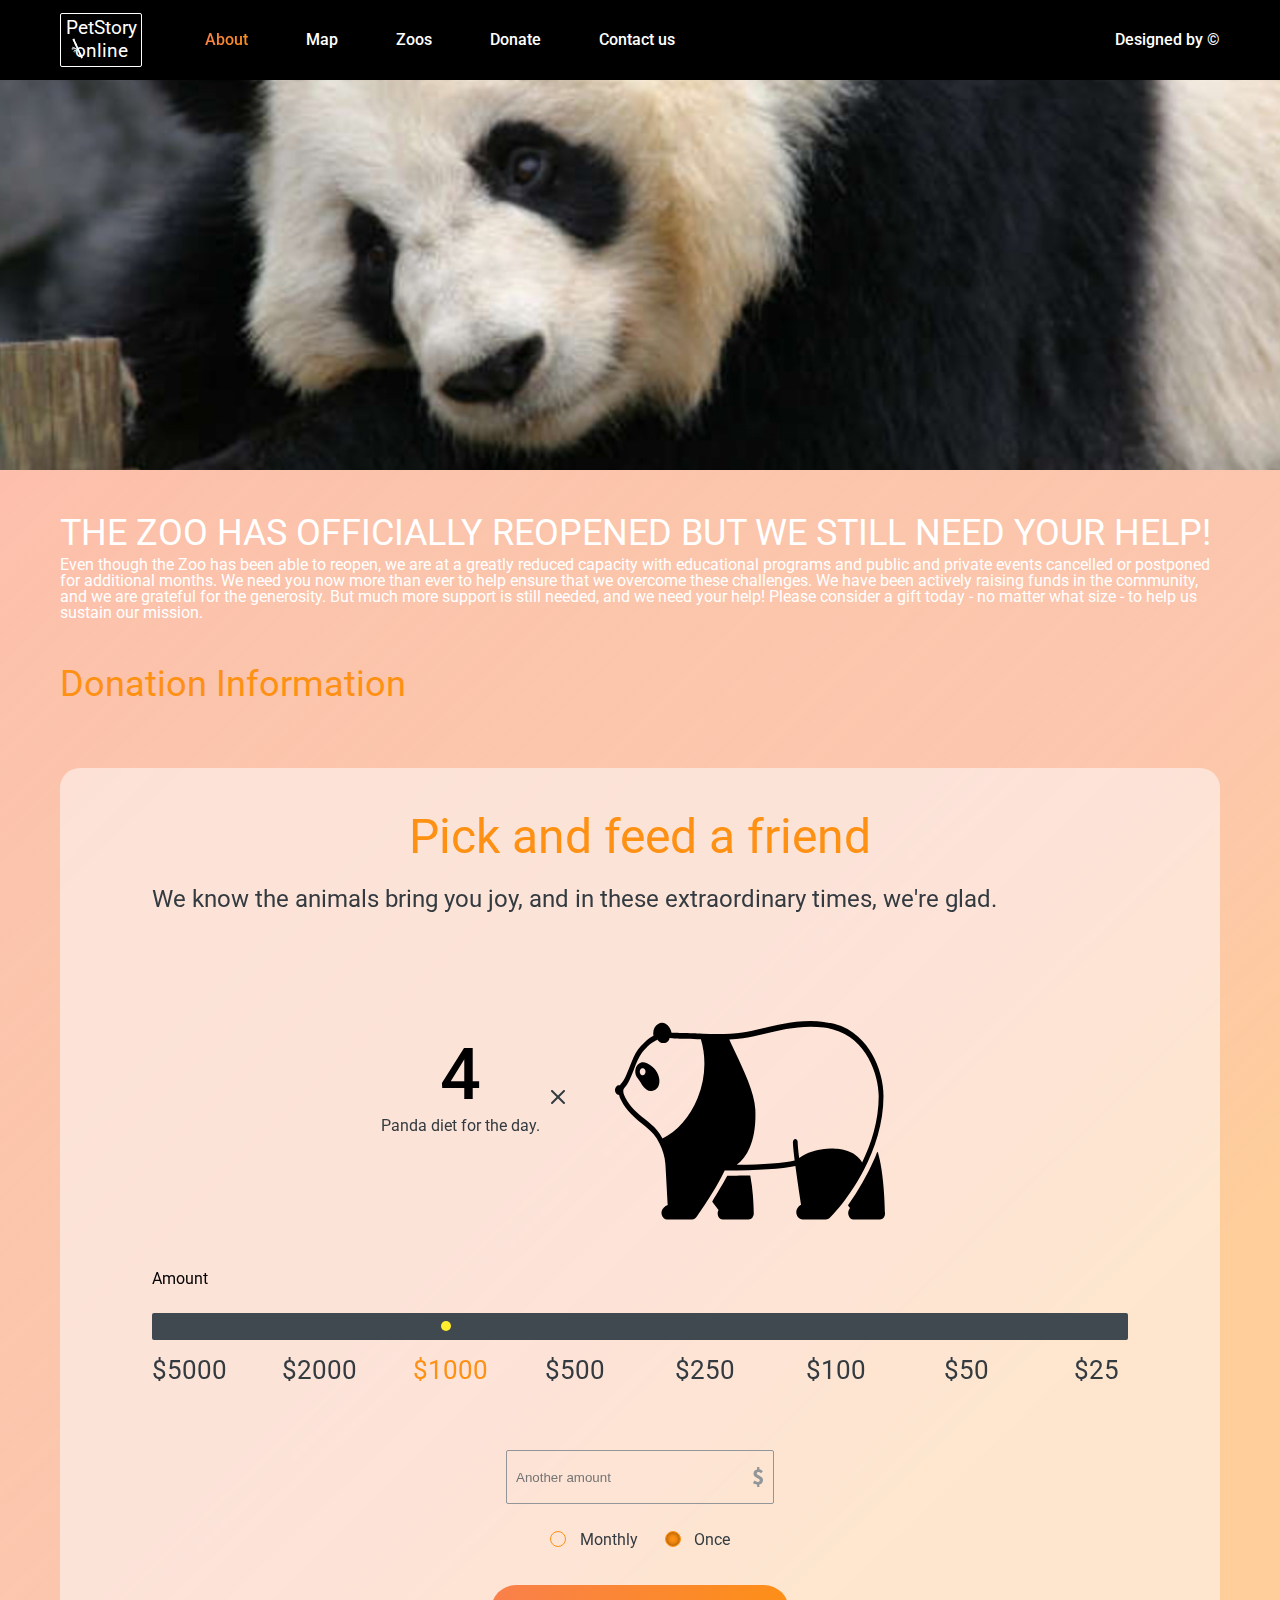
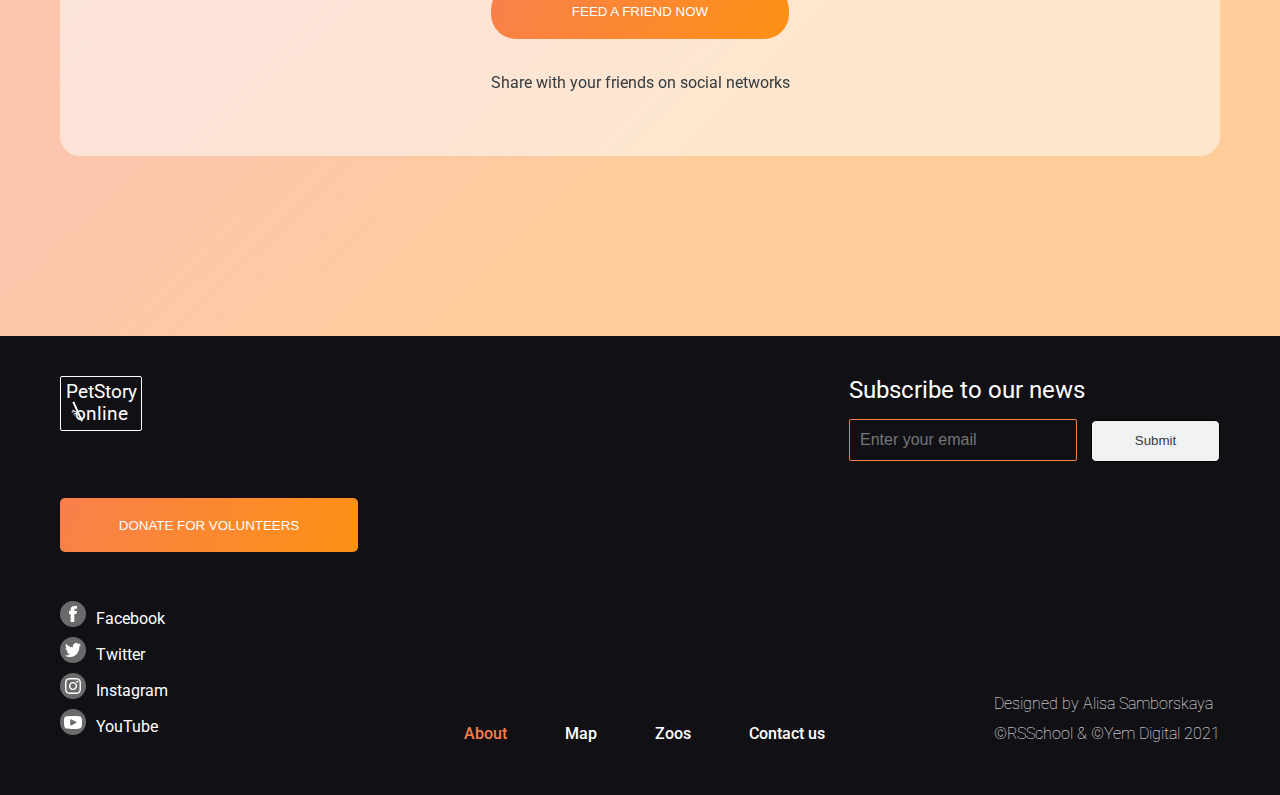
<file: pages/donate/index.html>
<!DOCTYPE html>
<html lang="en">
<head>
  <meta charset="UTF-8">
  <meta http-equiv="X-UA-Compatible" content="IE=edge">
  <meta name="viewport" content="width=device-width, initial-scale=1.0">
  <link rel="stylesheet" href="style.css">
  <link rel="preconnect" href="https://fonts.googleapis.com">
  <link rel="preconnect" href="https://fonts.gstatic.com" crossorigin>
  <link href="https://fonts.googleapis.com/css2?family=Roboto:wght@300;400;500;700&display=swap" rel="stylesheet">
  <title>Online ZOO</title>
</head>
<body>
  <div class="wrapper">
    <header class="header">
      <div class="header__container container">
        <nav class="header-menu">
          <div class="header-logo">
            <a href="/online-zoo/pages/petstory/">
              <h1>PetStory online</h1>
            </a>
          </div>
          <div class="logo-bambuk">
            <img src="../../assets/icons/header/bamboo.svg" alt="bamboo-icon">
          </div>
          <div>
            <ul class="menu-list">
              <li class="menu-item"><a class="menu-link" href="/online-zoo/pages/petstory/">About</a></li>
              <li class="menu-item"><a class="menu-link">Map</a></li>
              <li class="menu-item"><a class="menu-link">Zoos</a></li>
              <li class="menu-item"><a class="menu-link" href="/online-zoo/pages/donate/index.html">Donate</a></li>
              <li class="menu-item"><a class="menu-link">Contact us</a></li>
            </ul>
          </div>
        </nav>
        <div class="header-designby">
          <a href="https://www.figma.com/file/jfEFwkXVj1WRq7sUHDr8os/PetStory-online">Designed by &#169</a>
        </div>
        <div class="burger-menu" onclick="showBurgerMenu()">
          <img src="../../assets/icons/header/burger_menu.svg" alt="Menu">
        </div>
        <div class="burger-container">
          <div class="top-burgermenu">
            <div>
              <div class="burger-logo">
                <a href="/online-zoo/pages/petstory/">
                  <h1>PetStory online</h1>
                </a>
              </div>
              <div class="burger-bambuk">
                <img src="../../assets/icons/header/bamboo-orange.svg" alt="bamboo-icon"/>
              </div>
            </div>
            <button class="cross-button" type="button" onclick="closeBurgerMenu()"><img src="../../assets/icons/header/x_icon.svg" alt="Cross button"></button>
          </div>
          <ul class="burgermenu-list" style="display: block;">
            <li class="burgermenu-item">
              <a class="burgermenu-link" href="/online-zoo/pages/petstory/">
                About
              </a>
            </li>
            <li class="burgermenu-item">
              <a class="burgermenu-link">Map</a>
            </li>
            <li class="burgermenu-item">
              <a class="burgermenu-link">Zoos</a>
            </li>
            <li class="burgermenu-item">
              <a
                class="burgermenu-link"
                href="/online-zoo/pages/donate/index.html"
              >
                Donate
              </a>
            </li>
            <li class="burgermenu-item">
              <a class="burgermenu-link">Contact us</a>
            </li>
            <li class="burgermenu-item">
              <a class="burgermenu-link" href="https://www.figma.com/file/jfEFwkXVj1WRq7sUHDr8os/PetStory-online">
                Designed by &#169
              </a>
            </li>
          </ul>
        </div>
      </div>
    </header>
    <main class="page">
      <section class="page-watchonline container">
        <div class="watchonline-mainimage"></div>
      </section>
      <section class="page-donate container">
        <div class="donate-top">
          <h3>THE ZOO HAS OFFICIALLY REOPENED BUT WE STILL NEED YOUR HELP!</h3>
          <p>Even though the Zoo has been able to reopen, we are at a greatly reduced capacity with educational programs and public and private events cancelled or postponed for additional months. We need you now more than ever to help ensure that we overcome these challenges. We have been actively raising funds in the community, and we are grateful for the generosity.  But much more support is still needed, and we need your help! Please consider a gift today &#45; no matter what size &#45; to help us sustain our mission.</p>
          <h3>Donation Information</h3>
        </div>
          <div class="donate-mainblock">
          <div class="donate-blocktext">
            <h2>Pick and feed a friend</h2>
            <div class="donate-text">
              <div class="text-firstpart">
                <sub>We know the animals bring you joy, and in these extraordinary times, we&apos;re glad.</sub>
              </div>
            </div>
            <div class="donate-schema">
              <div class="schema-countofmeal">
                <p>4</p>
                <p>Panda diet for the day.</p>
              </div>
              <div class="schema-icon">
                <img src="../../assets/icons/section-donate/x_icon.svg" alt="Times">
              </div>
              <div class="schema-animal">
                <img src="../../assets/images/section-donate/panda_widget1.svg" alt="Animal image">
              </div>
            </div>
            <div class="donate-amountofmoney donate-amountofmoney-long">
              <label for="amount">Amount</label><br />
              <input id="amountlong" class="slider" type="range" min="1" max="8" step="1"  name="amount" list="amountdonationlong" value="3" onclick="setValue()"/>
              <datalist id="amountdonationlong">
                <option id="sliderlongpoint1" class="sliderpoint" value="5000" label="$5000"></option>
                <option id="sliderlongpoint2" class="sliderpoint" value="2000" label="$2000"></option>
                <option id="sliderlongpoint3" class="sliderpoint select" value="1000" label="$1000"></option>
                <option id="sliderlongpoint4" class="sliderpoint" value="500" label="$500"></option>
                <option id="sliderlongpoint5" class="sliderpoint" value="250" label="$250"></option>
                <option id="sliderlongpoint6" class="sliderpoint" value="100" label="$100"></option>
                <option id="sliderlongpoint7" class="sliderpoint" value="50" label="$50"></option>
                <option id="sliderlongpoint8" class="sliderpoint" value="25" label="$25"></option>
              </datalist>
            </div>
            <div class="donate-amountofmoney donate-amountofmoney-middle">
              <label for="amount">Amount</label><br />
              <input id="amountmiddle" class="slider" type="range" min="1" max="7" step="1"  name="amount" list="amountdonationmiddle" value="3" onclick="setValue()"/>
              <datalist id="amountdonationmiddle">
                <option id="slidermiddlepoint1" class="sliderpoint" value="2000" label="$2000"></option>
                <option id="slidermiddlepoint2" class="sliderpoint select" value="1000" label="$1000"></option>
                <option id="slidermiddlepoint3" class="sliderpoint" value="500" label="$500"></option>
                <option id="slidermiddlepoint4" class="sliderpoint" value="250" label="$250"></option>
                <option id="slidermiddlepoint5" class="sliderpoint" value="100" label="$100"></option>
                <option id="slidermiddlepoint6" class="sliderpoint" value="50" label="$50"></option>
                <option id="slidermiddlepoint7" class="sliderpoint" value="25" label="$25"></option>
              </datalist>
            </div>
            <div class="donate-amountofmoney donate-amountofmoney-short">
              <label for="amount">Amount</label>
              <input id="amountshort" class="slider" type="range" min="1" max="5" step="1"  name="amount" list="amountdonationshort" onclick="setValue()"/>
              <datalist id="amountdonationshort">
                <option id="slidershortpoint1" class="sliderpoint" value="500" label="$500"></option>
                <option id="slidershortpoint2" class="sliderpoint" value="250" label="$250"></option>
                <option id="slidershortpoint3" class="sliderpoint select" value="100" label="$100"></option>
                <option id="slidershortpoint4" class="sliderpoint" value="50" label="$50"></option>
                <option id="slidershortpoint5" class="sliderpoint" value="25" label="$25"></option>
              </datalist>
            </div>
            <div class="donate-anotheramount">
              <div class="anotheramount-input">
                <input id="anotheramount" class="input-amount" type="number" placeholder="Another amount" data-maxlength="4" oninput="this.value=this.value.slice(0,this.dataset.maxlength)" onkeyup="onAmountChange()">
                <img src="../../assets/icons/section-donate/Vector.svg" alt="Dollar icon">
              </div>
              <form class="anotheramount-radio">
                <input type="radio" id="monthly" name="payment">
                <label for="monthly" class="container-radio">Monthly</label><br/>
                <input type="radio"id="once" name="payment"  checked>
                <label for="once" class="container-radio">Once</label>
              </form>
            </div>
            <div class="donate-button">
              <button class="button-orange button-orange_round" type="button">Feed a friend now</button>
            </div>
            <div class="donate-share">
              <p>Share with your friends on social networks</p>
            </div>
          </div>
        </div>
      </section>
    </main>
    <footer class="footer container">
       <div class="footer-mainblock">
        <div class="footer-top">
          <div class="footer-contactus">
            <div class="contactus-left">
              <div class="footer-logo">
                <a href="/online-zoo/pages/petstory/index.html">
                  <p>PetStory online</p>
                </a>
              </div>
              <div class="footerlogo-bambuk">
                <img src="../../assets/icons/header/bamboo.svg" alt="bamboo-icon">
              </div>
            </div>
            <div class="footersub">
              <sub>Subscribe to our news</sub>
              <div class="footersubs-email">
                <input type="email" placeholder="Enter your email" >
                <button type="button">Submit</button>
              </div>
            </div>
          </div>
          <div class="footer-button">
            <a href="/online-zoo/pages/donate/index.html"><button class="button-orange" type="button">donate for volunteers</button></a>
          </div>
          <nav>
            <ul class="footernav-additionallist">
              <li class="footernav-item"><a class="menu-link">About</a></li>
              <li class="footernav-item"><a class="menu-link">Map</a></li>
              <li class="footernav-item"><a class="menu-link">Zoos</a></li>
              <li class="footernav-item"><a class="menu-link">Contact us</a></li>
            </ul>
          </nav>
        </div>

        <div class="footer-contactlist">
          <ul class="contactlist-items">
            <li class="contactlist-item">
              <a class="contactlist-item" href="https://facebook.com">
                <div class="contactlist-image">
                  <img src="../../assets/icons/footer/facebook-justicon.svg" alt="Facebook">
                </div>
                <p>Facebook</p>
              </a>
            </li>
            <li class="contactlist-item">
              <a class="contactlist-item" href="https://twitter.com">
                <div class="contactlist-image">
                  <img src="../../assets/icons/footer/twitter-justicon.svg" alt="Twitter">
                </div>
                <p>Twitter</p>
              </a>
            </li>
            <li class="contactlist-item">
              <a class="contactlist-item" href="https://instagram.com">
                <div class="contactlist-image">
                  <img src="../../assets/icons/footer/instagram-justicon.svg" alt="Instagram">
                </div>
                <p>Instagram</p>
              </a>
            </li>
            <li class="contactlist-item">
              <a class="contactlist-item" href="https://youtube.com">
                <div class="contactlist-image">
                  <img src="../../assets/icons/footer/youtube-justicon.svg" alt="YouTube">
                </div>
                <p>YouTube</p>
              </a>
            </li>
          </ul>
          <nav>
            <ul class="footernav-list">
              <li class="footernav-item"><a class="menu-link">About</a></li>
              <li class="footernav-item"><a class="menu-link">Map</a></li>
              <li class="footernav-item"><a class="menu-link">Zoos</a></li>
              <li class="footernav-item"><a class="menu-link">Contact us</a></li>
            </ul>
          </nav>
            <div class="footer-designedby">
              <p>Designed by Alisa Samborskaya</p>
              <p>©RSSchool & ©Yem Digital 2021</p>
            </div>
        </div>

      </div>
    </footer>
  </div>
  <script type="text/javascript" src="donate.js"></script>
</body>
</html>
</file>
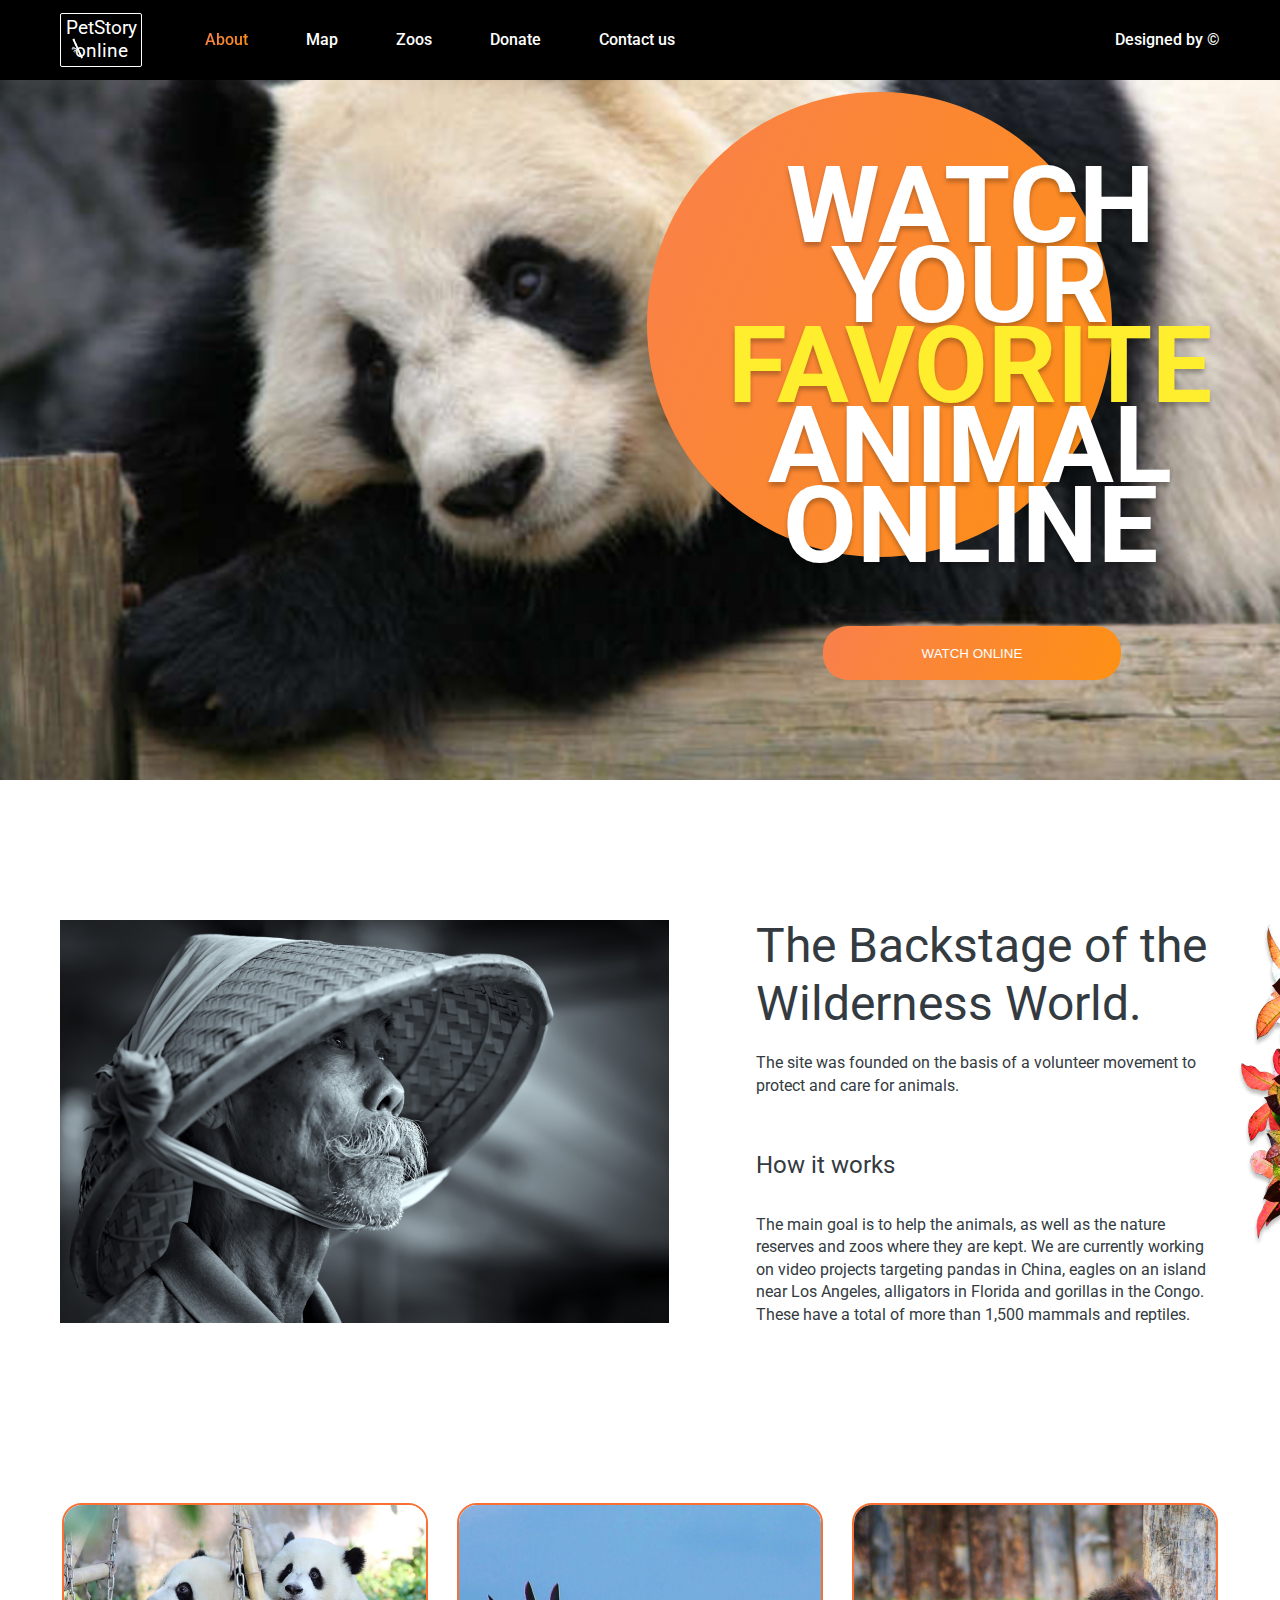
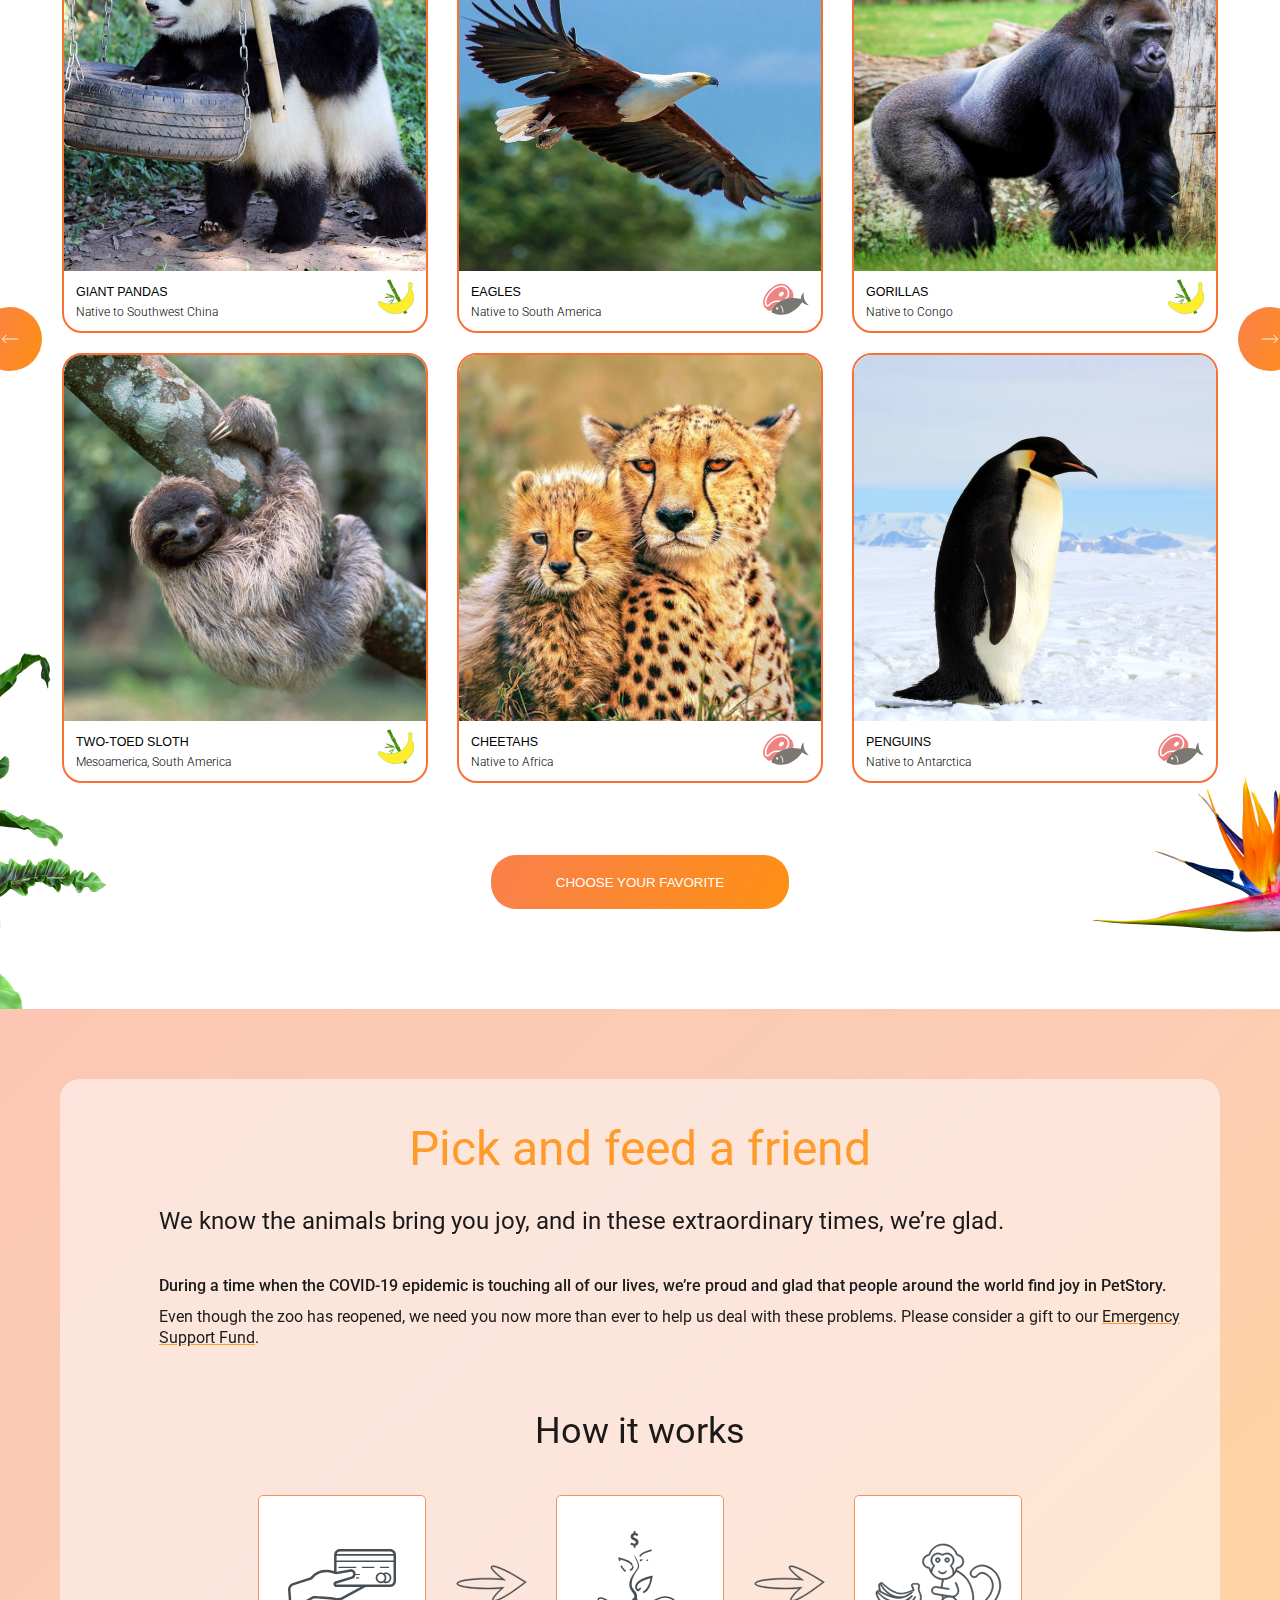
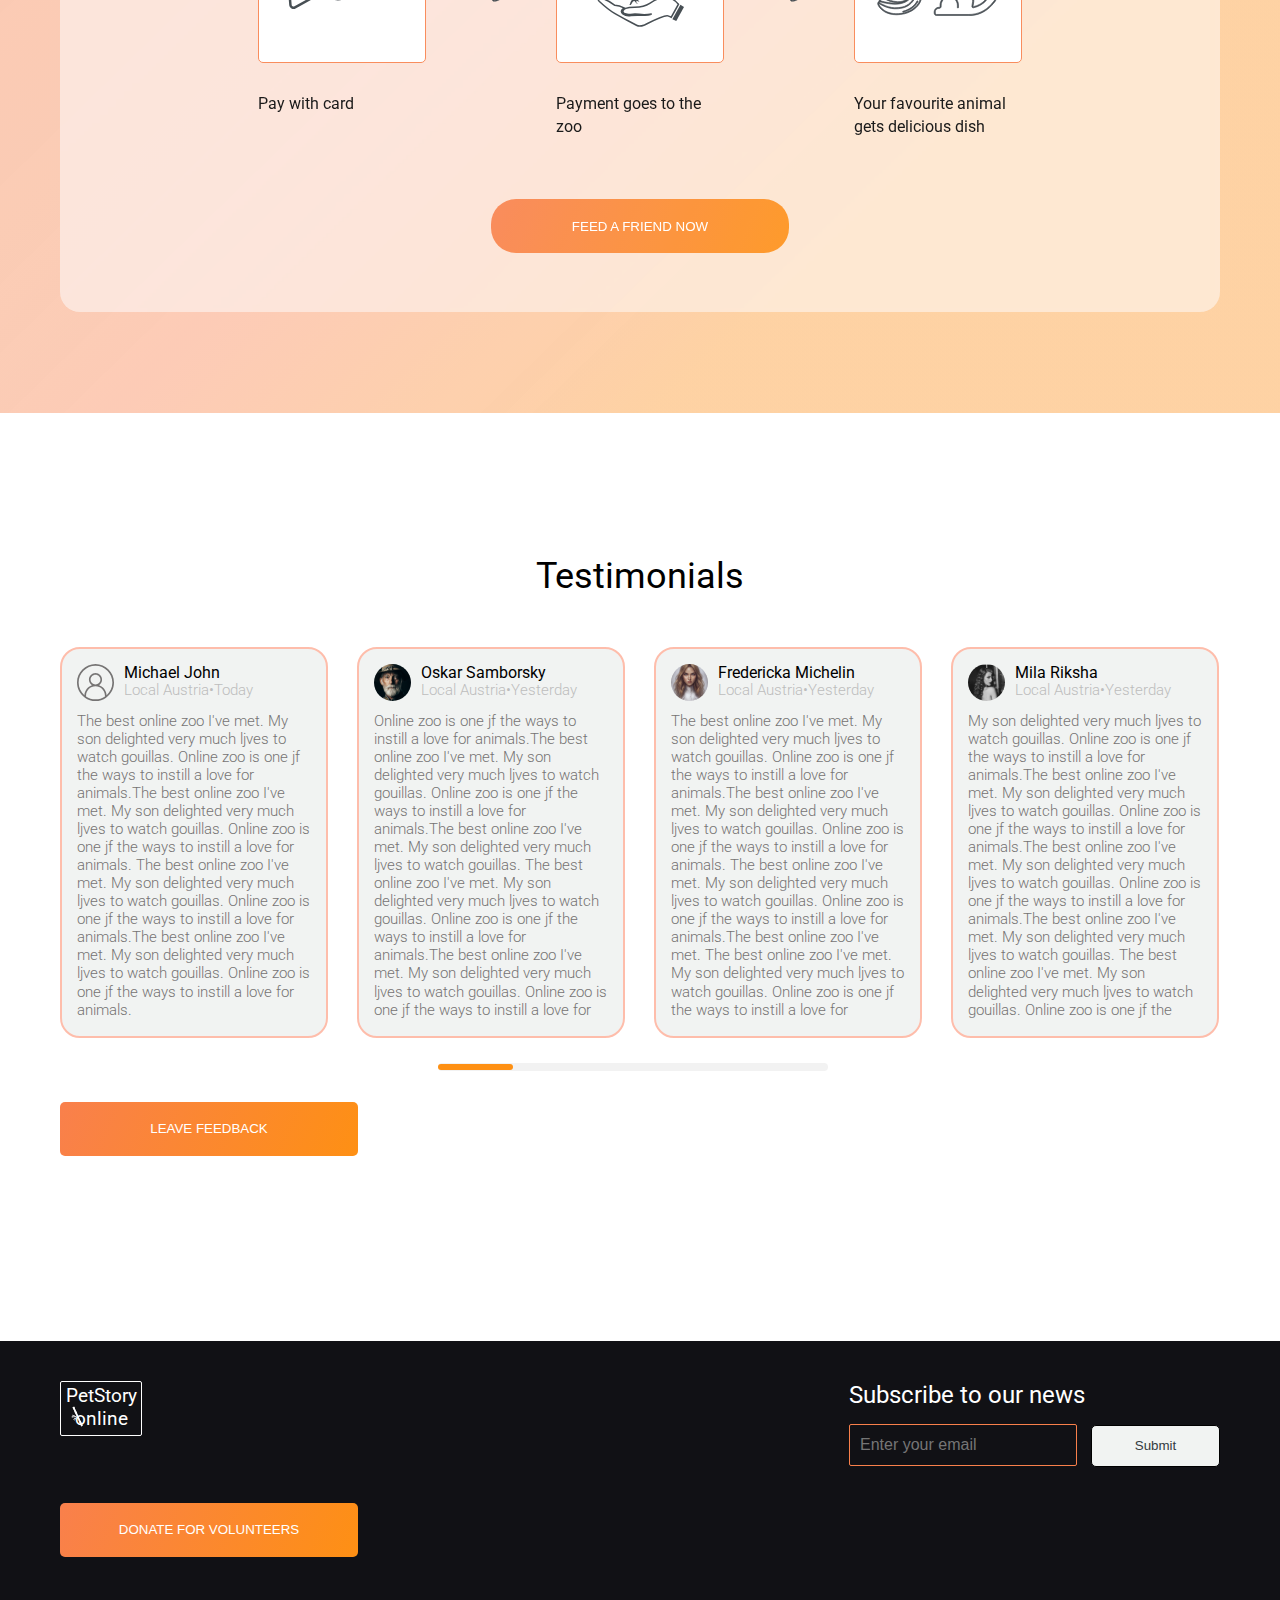
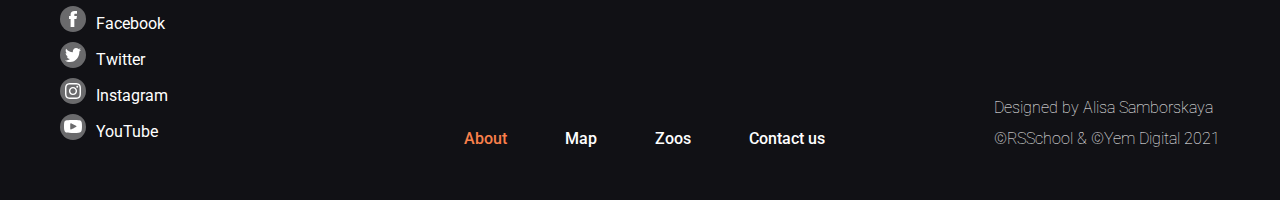
<file: pages/petstory/index.html>
<!DOCTYPE html>
<html lang="en">
<head>
  <meta charset="UTF-8">
  <meta http-equiv="X-UA-Compatible" content="IE=edge">
  <meta name="viewport" content="width=device-width, initial-scale=1.0">
  <link rel="stylesheet" href="style.css">
  <link rel="preconnect" href="https://fonts.googleapis.com">
  <link rel="preconnect" href="https://fonts.gstatic.com" crossorigin>
  <link href="https://fonts.googleapis.com/css2?family=Roboto:wght@300;400;500;700&display=swap" rel="stylesheet">
  <title>Online ZOO</title>
</head>
<body>
  <div class="grey-area" onclick="closeBurgerMenu()"></div>
  <div class="grey-popuparea" onclick="closeAllPopups()"></div>
  <div class="wrapper">
    <header class="header">
      <div class="header__container container">
        <nav class="header-menu">
          <div class="header-logo">
            <a href="/online-zoo/pages/petstory/">
              <h1>PetStory online</h1>
            </a>
          </div>
          <div class="logo-bambuk">
            <img src="../../assets/icons/header/bamboo.svg" alt="bamboo-icon">
          </div>
          <div>
            <ul class="menu-list">
              <li class="menu-item"><a class="menu-link" href="/online-zoo/pages/petstory/">About</a></li>
              <li class="menu-item"><a class="menu-link">Map</a></li>
              <li class="menu-item"><a class="menu-link">Zoos</a></li>
              <li class="menu-item"><a class="menu-link" href="/online-zoo/pages/donate/index.html">Donate</a></li>
              <li class="menu-item"><a class="menu-link">Contact us</a></li>
            </ul>
          </div>
        </nav>
        <div class="header-designby">
          <a href="https://www.figma.com/file/jfEFwkXVj1WRq7sUHDr8os/PetStory-online">Designed by &#169</a>
        </div>
        <div class="burger-menu" onclick="showBurgerMenu()">
          <img src="../../assets/icons/header/burger_menu.svg" alt="Menu">
        </div>
        <div class="burger-container">
          <div class="top-burgermenu">
            <div>
              <div class="burger-logo">
                <a href="/online-zoo/pages/petstory/">
                  <h1>PetStory online</h1>
                </a>
              </div>
              <div class="burger-bambuk">
                <img src="../../assets/icons/header/bamboo-orange.svg" alt="bamboo-icon"/>
              </div>
            </div>
            <button class="cross-button" type="button" onclick="closeBurgerMenu()"><img src="../../assets/icons/header/x_icon.svg" alt="Cross button"></button>
          </div>
          <ul class="burgermenu-list" style="display: block;">
            <li class="burgermenu-item">
              <a class="burgermenu-link" href="/online-zoo/pages/petstory/">
                About
              </a>
            </li>
            <li class="burgermenu-item">
              <a class="burgermenu-link">Map</a>
            </li>
            <li class="burgermenu-item">
              <a class="burgermenu-link">Zoos</a>
            </li>
            <li class="burgermenu-item">
              <a
                class="burgermenu-link"
                href="/online-zoo/pages/donate/index.html"
              >
                Donate
              </a>
            </li>
            <li class="burgermenu-item">
              <a class="burgermenu-link">Contact us</a>
            </li>
            <li class="burgermenu-item">
              <a class="burgermenu-link" href="https://www.figma.com/file/jfEFwkXVj1WRq7sUHDr8os/PetStory-online">
                Designed by &#169
              </a>
            </li>
          </ul>
        </div>
      </div>
    </header>
    <main class="page">
      <section class="page-watchonline container">
        <div class="watchonline-mainimage">
        </div>
          <div class="watchonline-ellipse">
          </div>
          <div class="watchonline-text">
            <p>Watch your <span>favorite</span> animal online</p>
          </div>
          <div class="watchonline-button">
            <button class="button-orange button-orange_round" type="button">Watch online</button>
          </div>
      </section>
      <section class="page-howitworks container">
        <div class="howitworks-block">
          <div class="howitworks-block_image">
          </div>
          <div class="howitworks-block_text">
            <h2>The Backstage of the Wilderness World.</h2>
            <p>The site was founded on the basis of a volunteer movement to protect and care for animals.</p>
            <sub>How it works </sub>
            <p>The main goal is to help the animals, as well as the nature reserves and zoos where they are kept. We are currently working on video projects targeting pandas in China, eagles on an island near Los Angeles, alligators in Florida and gorillas in the Congo. These have a total of more than 1,500 mammals and reptiles.</p>
          </div>
        </div>
        <div class="howitworks-flower">
          <img src="../../assets/images/section-howitworks/flower_foto1.jpeg" alt="Flower">
        </div>
      </section>
      <section class="page-chooseanimal container">
        <div class="chooseanimal-flower_left">
          <img src="../../assets/images/section-chooseanimal/palm_foto.jpeg" alt="Palm">
        </div>
        <div class="chooseanimal-mainblock">
        <div class="chooseanimal-arrow arrow-left" onclick="showSlides('left')">
          <button type="button"><img src="../../assets/icons/section-chooseanimal/arrow.svg" alt="Button with left arrow"></button>
        </div>
        <div class="chooseanimal-cards">
          <div class="chooseanimal-card">
            <div class="card-image">
              <img src="../../assets/images/section-chooseanimal/giant-pandas.jpeg" alt="Giant pandas">
            </div>
            <div class="card-bottom">
              <div class="bottom-text" >
                <button class="bottom-button">Giant Pandas</button>
                <small>Native to Southwest China</small>
              </div>
              <div class="bottom-icon">
                <img src="../../assets/icons/section-chooseanimal/banana-bamboo_icon.svg" alt="Banana Icon">
              </div>
            </div>
          </div>
          <div class="chooseanimal-card">
            <div class="card-image">
              <img src="../../assets/images/section-chooseanimal/eagles.jpeg" alt="Eagles">
            </div>
            <div class="card-bottom">
              <div class="bottom-text" >
                <button class="bottom-button">Eagles</button>
                <small>Native to South America</small>
              </div>
              <div class="bottom-icon">
                <img src="../../assets/icons/section-chooseanimal/meet-fish_icon.svg" alt="Meat & Fish Icon">
              </div>
            </div>
          </div>
          <div class="chooseanimal-card">
            <div class="card-image">
              <img src="../../assets/images/section-chooseanimal/gorillas.jpeg" alt="Gorillas">
            </div>
            <div class="card-bottom">
              <div class="bottom-text" >
                <button class="bottom-button">Gorillas</button>
                <small>Native to Congo</small>
              </div>
              <div class="bottom-icon">
                <img src="../../assets/icons/section-chooseanimal/banana-bamboo_icon.svg" alt="Banana Icon">
              </div>
            </div>
          </div>
          <div class="chooseanimal-card">
            <div class="card-image">
              <img src="../../assets/images/section-chooseanimal/sloth.jpeg" alt="Sloth">
            </div>
            <div class="card-bottom">
              <div class="bottom-text" >
                <button class="bottom-button">Two-toed Sloth</button>
                <small>Mesoamerica, South America</small>
              </div>
              <div class="bottom-icon">
                <img src="../../assets/icons/section-chooseanimal/banana-bamboo_icon.svg" alt="BananaIcon">
              </div>
            </div>
          </div>
          <div class="chooseanimal-card">
            <div class="card-image">
              <img src="../../assets/images/section-chooseanimal/chitahs.png" alt="Cheetahs">
            </div>
            <div class="card-bottom">
              <div class="bottom-text" >
                <button class="bottom-button">Cheetahs</button>
                <small>Native to Africa</small>
              </div>
              <div class="bottom-icon">
                <img src="../../assets/icons/section-chooseanimal/meet-fish_icon.svg" alt="Meat & Fish Icon">
              </div>
            </div>
          </div>
          <div class="chooseanimal-card">
            <div class="card-image">
              <img src="../../assets/images/section-chooseanimal/penguins.jpeg" alt="Penguins">
            </div>
            <div class="card-bottom">
              <div class="bottom-text" >
                <button class="bottom-button">Penguins</button>
                <small>Native to Antarctica</small>
              </div>
              <div class="bottom-icon">
                <img src="../../assets/icons/section-chooseanimal/meet-fish_icon.svg" alt="Meat & Fish Icon">
              </div>
            </div>
          </div>
        </div>
        <div class="chooseanimal-arrow arrow-right" onclick="showSlides('right')">
          <button type="button"><img src="../../assets/icons/section-chooseanimal/arrow2.svg" alt="Button with right arrow"></button>
        </div>
        </div>
        <div class="chooseanimal-button">
          <button class="button-orange button-orange_round" type="button">Choose your favorite</button>
        </div>
        <div class="chooseanimal-flower_right">
          <img src="../../assets/images/section-chooseanimal/strelitzia 1.jpeg" alt="Strelitzia">
        </div>
      </section>
      <section class="page-feedfriend container">
        <div class="feedfriend-mainblock">
          <div class="feedfriend-blocktext">
            <h2>Pick and feed a friend</h2>
            <div class="feedfriend-text">
              <div class="text-firstpart">
                <sub>We know the animals bring you joy, and in these extraordinary times, we’re glad.</sub>
              </div>
              <div class="text-secondpart">
                <p>During a time when the COVID-19 epidemic is touching all of our lives, we’re proud and glad that people around the world find joy in PetStory.</p>
              </div>
              <div class="text-thirdpart">
                <p>Even though the zoo has reopened, we need you now more than ever to help us deal with these problems. Please consider a gift to our <a href="/online-zoo/pages/donate/index.html">Emergency Support Fund</a>.</p>
              </div>
            </div>
          </div>
          <div class="feedfriend-schema">
            <h3>How it works </h3>
            <div class="schema-cards">
              <div class="schema-card">
                <div class="card-icon"><img src="../../assets/icons/section-feedfriend/pay.svg" alt="Pay icon"></div>
                <div class="card-iconpay">Pay with card</div>
              </div>
              <div class="card-iconarrow">
                <img src="../../assets/icons/section-feedfriend/arrow.svg" alt="Arrow">
              </div>
              <div class="card-greeniconarrow greeniconarrow-first">
                <img src="../../assets/icons/section-feedfriend/green-arrow.svg" alt="Arrow">
              </div>
              <div class="schema-card">
                <div class="card-icon"><img src="../../assets/icons/section-feedfriend/zoo.svg" alt="Zoo icon"></div>
                <div class="card-iconpay">Payment goes to the zoo</div>
              </div>
              <div class="card-iconarrow">
                <img src="../../assets/icons/section-feedfriend/arrow.svg" alt="Arrow">
              </div>
              <div class="card-greeniconarrow greeniconarrow-second">
                <img src="../../assets/icons/section-feedfriend/green-arrow.svg" alt="Arrow">
              </div>
              <div class="schema-card">
                <div class="card-icon"><img src="../../assets/icons/section-feedfriend/monkey.svg" alt="Monkey icon"></div>
                <div class="card-iconpay">Your favourite animal gets delicious dish</div>
              </div>
            </div>
          </div>
          <div class="feedfriend-button">
            <button class="button-orange button-orange_round" type="button">Feed a friend now</button>
          </div>
        </div>
      </section>
      <section class="page-testimonials container">
        <div id="popup1" class="popupcard-container">
          <div class="testimonials-popupcard">
            <div class="testimonials-popupcardtop">
              <div class="testimonials-popupcardicon">
                <img src="../../assets/icons/section-testimonials/user_icon.svg" alt="User icon">
              </div>
              <div class="card-top top-text">
                <div class="popuptop-name"></div>
                <p>Michael John</p>
                <div class="popuptop-country">
                  <p>Local Austria</p>
                  <p>•</p>
                  <p>Today</p>
                </div>
              </div>
            </div>
            <div class="popuptop-details">
              <p>The best online zoo I&apos;ve met. My son delighted very much ljves to watch gouillas. Online zoo is one jf the ways to instill a love for animals.The best online zoo I&apos;ve met. My son delighted very much ljves to watch gouillas. Online zoo is one jf the ways to instill a love for animals.
                The best online zoo I&apos;ve met. My son delighted very much ljves to watch gouillas. Online zoo is one jf the ways to instill a love for animals.The best online zoo I&apos;ve met. My son delighted very much ljves to watch gouillas. Online zoo is one jf the ways to instill a love for animals.
              </p>
            </div>
          </div>
          <button class="popup-button" onclick="closePopup('popup1')">
            <img src="../../assets/icons/section-testimonials/x_icon.svg">
          </button>
        </div>
        <div id="popup2" class="popupcard-container">
          <div class="testimonials-popupcard">
            <div class="testimonials-popupcardtop">
              <div class="testimonials-popupcardicon">
                <img src="../../assets/icons/section-testimonials/user_icon.svg" alt="User icon">
              </div>
              <div class="card-top top-text">
                <div class="popuptop-name"></div>
                <p>Oskar Samborsky</p>
                <div class="popuptop-country">
                  <p>Local Austria</p>
                  <p>•</p>
                  <p>Yesterday</p>
                </div>
              </div>
            </div>
            <div class="popuptop-details">
              <p>Online zoo is one jf the ways to instill a love for animals.The best online zoo I&apos;ve met. My son delighted very much ljves to watch gouillas. Online zoo is one jf the ways to instill a love for animals.The best online zoo I&apos;ve met. My son delighted very much ljves to watch gouillas.
                The best online zoo I&apos;ve met. My son delighted very much ljves to watch gouillas. Online zoo is one jf the ways to instill a love for animals.The best online zoo I&apos;ve met. My son delighted very much ljves to watch gouillas. Online zoo is one jf the ways to instill a love for animals.
              </p>
            </div>
          </div>
          <button class="popup-button" onclick="closePopup('popup2')">
            <img src="../../assets/icons/section-testimonials/x_icon.svg">
          </button>
        </div>
        <div id="popup3" class="popupcard-container">
          <div class="testimonials-popupcard">
            <div class="testimonials-popupcardtop">
              <div class="testimonials-popupcardicon">
                <img src="../../assets/icons/section-testimonials/user_icon.svg" alt="User icon">
              </div>
              <div class="card-top top-text">
                <div class="popuptop-name"></div>
                <p>Fredericka Michelin</p>
                <div class="popuptop-country">
                  <p>Local Austria</p>
                  <p>•</p>
                  <p>Yesterday</p>
                </div>
              </div>
            </div>
            <div class="popuptop-details">
              <p>The best online zoo I&apos;ve met. My son delighted very much ljves to watch gouillas. Online zoo is one jf the ways to instill a love for animals.The best online zoo I&apos;ve met. My son delighted very much ljves to watch gouillas. Online zoo is one jf the ways to instill a love for animals.
                The best online zoo I&apos;ve met. My son delighted very much ljves to watch gouillas. Online zoo is one jf the ways to instill a love for animals.The best online zoo I&apos;ve met.
                The best online zoo I&apos;ve met. My son delighted very much ljves to watch gouillas. Online zoo is one jf the ways to instill a love for animals.The best online zoo I&apos;ve met. My son delighted very much ljves to watch gouillas. Online zoo is one jf the ways to instill a love for animals.
              </p>
            </div>
          </div>
          <button class="popup-button" onclick="closePopup('popup3')">
            <img src="../../assets/icons/section-testimonials/x_icon.svg">
          </button>
        </div>
        <div class="testimonials-mainblock">
          <h3>Testimonials</h3>
          <div class="testimonials-cardscontainer">
            <div class="testimonials-cards">
              <div class="testimonials-card" onclick="showPopup('popup1')">
                <div class="testimonials-cardtop">
                  <div class="testimonials-cardicon">
                    <img src="../../assets/icons/section-testimonials/user_icon.svg" alt="User icon">
                  </div>
                  <div class="card-top top-text">
                    <div class="top-name"></div>
                    <p>Michael John</p>
                    <div class="top-country">
                      <p>Local Austria</p>
                      <p>•</p>
                      <p>Today</p>
                    </div>
                  </div>
                </div>
                <div class="top-details">
                  <p>The best online zoo I&apos;ve met. My son delighted very much ljves to watch gouillas. Online zoo is one jf the ways to instill a love for animals.The best online zoo I&apos;ve met. My son delighted very much ljves to watch gouillas. Online zoo is one jf the ways to instill a love for animals.
                    The best online zoo I&apos;ve met. My son delighted very much ljves to watch gouillas. Online zoo is one jf the ways to instill a love for animals.The best online zoo I&apos;ve met. My son delighted very much ljves to watch gouillas. Online zoo is one jf the ways to instill a love for animals.
                  </p>
                </div>
              </div>
              <div class="testimonials-card" onclick="showPopup('popup2')" >
                <div class="testimonials-cardtop">
                  <div class="testimonials-cardicon">
                    <img src="../../assets/icons/section-testimonials/user_icon2.svg" alt="User icon">
                  </div>
                  <div class="card-top top-text">
                    <div class="top-name"></div>
                    <p>Oskar Samborsky</p>
                    <div class="top-country">
                      <p>Local Austria</p>
                      <p>•</p>
                      <p>Yesterday</p>
                    </div>
                  </div>
                </div>
                <div class="top-details">
                  <p>Online zoo is one jf the ways to instill a love for animals.The best online zoo I&apos;ve met. My son delighted very much ljves to watch gouillas. Online zoo is one jf the ways to instill a love for animals.The best online zoo I&apos;ve met. My son delighted very much ljves to watch gouillas.
                    The best online zoo I&apos;ve met. My son delighted very much ljves to watch gouillas. Online zoo is one jf the ways to instill a love for animals.The best online zoo I&apos;ve met. My son delighted very much ljves to watch gouillas. Online zoo is one jf the ways to instill a love for animals.
                  </p>
                </div>
              </div>
              <div class="testimonials-card" onclick="showPopup('popup3')">
                <div class="testimonials-cardtop">
                  <div class="testimonials-cardicon">
                    <img src="../../assets/icons/section-testimonials/user_icon3.svg" alt="User icon">
                  </div>
                  <div class="card-top top-text">
                    <div class="top-name"></div>
                    <p>Fredericka Michelin</p>
                    <div class="top-country">
                      <p>Local Austria</p>
                      <p>•</p>
                      <p>Yesterday</p>
                    </div>
                  </div>
                </div>
                <div class="top-details">
                  <p>The best online zoo I&apos;ve met. My son delighted very much ljves to watch gouillas. Online zoo is one jf the ways to instill a love for animals.The best online zoo I&apos;ve met. My son delighted very much ljves to watch gouillas. Online zoo is one jf the ways to instill a love for animals.
                    The best online zoo I&apos;ve met. My son delighted very much ljves to watch gouillas. Online zoo is one jf the ways to instill a love for animals.The best online zoo I&apos;ve met.
                    The best online zoo I&apos;ve met. My son delighted very much ljves to watch gouillas. Online zoo is one jf the ways to instill a love for animals.The best online zoo I&apos;ve met. My son delighted very much ljves to watch gouillas. Online zoo is one jf the ways to instill a love for animals.
                  </p>
                </div>
              </div>
              <div class="testimonials-card" onclick="showPopup('popup4')">
                <div class="testimonials-cardtop">
                  <div class="testimonials-cardicon">
                    <img src="../../assets/icons/section-testimonials/user_icon4.svg" alt="User icon">
                  </div>
                  <div class="card-top top-text">
                    <div class="top-name"></div>
                    <p>Mila Riksha</p>
                    <div class="top-country">
                      <p>Local Austria</p>
                      <p>•</p>
                      <p>Yesterday</p>
                    </div>
                  </div>
                </div>
                <div class="top-details">
                  <p>My son delighted very much ljves to watch gouillas. Online zoo is one jf the ways to instill a love for animals.The best online zoo I&apos;ve met. My son delighted very much ljves to watch gouillas. Online zoo is one jf the ways to instill a love for animals.The best online zoo I&apos;ve met. My son delighted very much ljves to watch gouillas. Online zoo is one jf the ways to instill a love for animals.The best online zoo I&apos;ve met. My son delighted very much ljves to watch gouillas.
                    The best online zoo I&apos;ve met. My son delighted very much ljves to watch gouillas. Online zoo is one jf the ways to instill a love for animals.The best online zoo I&apos;ve met. My son delighted very much ljves to watch gouillas. Online zoo is one jf the ways to instill a love for animals.
                  </p>
                </div>
              </div>
              <div class="testimonials-card" onclick="showPopup('popup5')">
                <div class="testimonials-cardtop">
                  <div class="testimonials-cardicon">
                    <img src="../../assets/icons/section-testimonials/user_icon3.svg" alt="User icon">
                  </div>
                  <div class="card-top top-text">
                    <div class="top-name"></div>
                    <p>Viktoria Zaytseva</p>
                    <div class="top-country">
                      <p>Local Austria</p>
                      <p>•</p>
                      <p>Yesterday</p>
                    </div>
                  </div>
                </div>
                <div class="top-details">
                  <p>I was really happy to work there, the people are so sweet and helpful. I did learn a lot and happy to work with the animals.
                  I was all the around and work with the different animals.
                  All the people was awesome, when we was working we still can have fun and we can go out after work and get dinner, you gonna make friends.
                  It&apos;s hard work, and long days! But it&apos;s worth it all. At the end of the work day, you felling so happy and see all the animals are happy and all you work is done.
                  I was working lot of the time with the cubs, and then you thinking you sitting with them and petting them all the time, but no! The work are hard and so much work to do and not petting the cubs all the time. You normal say all work are 90% and 10% are pets the animals are training.
                  I will different say people must try and come and work in Lory park zoo and with the animals it&apos;s the best job you can have, I did enjoyed so much.
                  </p>
                </div>
              </div>
              <div class="testimonials-card" onclick="showPopup('popup6')">
                <div class="testimonials-cardtop">
                  <div class="testimonials-cardicon">
                    <img src="../../assets/icons/section-testimonials/user_icon.svg" alt="User icon">
                  </div>
                  <div class="card-top top-text">
                    <div class="top-name"></div>
                    <p>Ida Bicmak</p>
                    <div class="top-country">
                      <p>Local Austria</p>
                      <p>•</p>
                      <p>Yesterday</p>
                    </div>
                  </div>
                </div>
                <div class="top-details">
                  <p>I will different say people must try and come and work in Lory park zoo and with the animals it&apos;s the best job you can have, I did enjoyed so muchI was really happy to work there, the people are so sweet and helpful. I did learn a lot and happy to work with the animals.
                  I was all the around and work with the different animals.
                  All the people was awesome, when we was working we still can have fun and we can go out after work and get dinner, you gonna make friends.
                  It&apos;s hard work, and long days! But it&apos;s worth it all. At the end of the work day, you felling so happy and see all the animals are happy and all you work is done.
                  I was working lot of the time with the cubs, and then you thinking you sitting with them and petting them all the time, but no! The work are hard and so much work to do and not petting the cubs all the time. You normal say all work are 90% and 10% are pets the animals are training.
                  </p>
                </div>
              </div>
              <div class="testimonials-card" onclick="showPopup('popup7')">
                <div class="testimonials-cardtop">
                  <div class="testimonials-cardicon">
                    <img src="../../assets/icons/section-testimonials/user_icon.svg" alt="User icon">
                  </div>
                  <div class="card-top top-text">
                    <div class="top-name"></div>
                    <p>Lilia Babelia</p>
                    <div class="top-country">
                      <p>Local Austria</p>
                      <p>•</p>
                      <p>Yesterday</p>
                    </div>
                  </div>
                </div>
                <div class="top-details">
                  <p>All the people was awesome, when we was working we still can have fun and we can go out after work and get dinner, you gonna make friends.
                  It&apos;s hard work, and long days! But it&apos;s worth it all. At the end of the work day, you felling so happy and see all the animals are happy and all you work is done.
                  I was working lot of the time with the cubs, and then you thinking you sitting with them and petting them all the time, but no! The work are hard and so much work to do and not petting the cubs all the time. You normal say all work are 90% and 10% are pets the animals are training.I will different say people must try and come and work in Lory park zoo and with the animals it&apos;s the best job you can have, I did enjoyed so muchI was really happy to work there, the people are so sweet and helpful. I did learn a lot and happy to work with the animals.
                  I was all the around and work with the different animals.
                  </p>
                </div>
              </div>
              <div class="testimonials-card" onclick="showPopup('popup8')">
                <div class="testimonials-cardtop">
                  <div class="testimonials-cardicon">
                    <img src="../../assets/icons/section-testimonials/user_icon.svg" alt="User icon">
                  </div>
                  <div class="card-top top-text">
                    <div class="top-name"></div>
                    <p>Magda Nosanc</p>
                    <div class="top-country">
                      <p>Local Austria</p>
                      <p>•</p>
                      <p>Yesterday</p>
                    </div>
                  </div>
                </div>
                <div class="top-details">
                  <p>I was all the around and work with the different animals. All the people was awesome, when we was working we still can have fun and we can go out after work and get dinner, you gonna make friends.
                  It&apos;s hard work, and long days! But it&apos;s worth it all. At the end of the work day, you felling so happy and see all the animals are happy and all you work is done.
                  I was working lot of the time with the cubs, and then you thinking you sitting with them and petting them all the time, but no! The work are hard and so much work to do and not petting the cubs all the time. You normal say all work are 90% and 10% are pets the animals are training.I will different say people must try and come and work in Lory park zoo and with the animals it&apos;s the best job you can have, I did enjoyed so muchI was really happy to work there, the people are so sweet and helpful. I did learn a lot and happy to work with the animals.
                  </p>
                </div>
              </div>
              <div class="testimonials-card" onclick="showPopup('popup9')">
                <div class="testimonials-cardtop">
                  <div class="testimonials-cardicon">
                    <img src="../../assets/icons/section-testimonials/user_icon.svg" alt="User icon">
                  </div>
                  <div class="card-top top-text">
                    <div class="top-name"></div>
                    <p>Kiril Popov</p>
                    <div class="top-country">
                      <p>Local Austria</p>
                      <p>•</p>
                      <p>Yesterday</p>
                    </div>
                  </div>
                </div>
                <div class="top-details">
                  <p>My son delighted very much ljves to watch gouillas. Online zoo is one jf the ways to instill a love for animals.The best online zoo I&apos;ve met. My son delighted very much ljves to watch gouillas. Online zoo is one jf the ways to instill a love for animals.The best online zoo I&apos;ve met. My son delighted very much ljves to watch gouillas. Online zoo is one jf the ways to instill a love for animals.The best online zoo I&apos;ve met. My son delighted very much ljves to watch gouillas.
                    The best online zoo I&apos;ve met. My son delighted very much ljves to watch gouillas. Online zoo is one jf the ways to instill a love for animals.The best online zoo I&apos;ve met. My son delighted very much ljves to watch gouillas. Online zoo is one jf the ways to instill a love for animals.
                  </p>
                </div>
              </div>
              <div class="testimonials-card" onclick="showPopup('popup10')">
                <div class="testimonials-cardtop">
                  <div class="testimonials-cardicon">
                    <img src="../../assets/icons/section-testimonials/user_icon.svg" alt="User icon">
                  </div>
                  <div class="card-top top-text">
                    <div class="top-name"></div>
                    <p>Adam Vila</p>
                    <div class="top-country">
                      <p>Local Austria</p>
                      <p>•</p>
                      <p>Yesterday</p>
                    </div>
                  </div>
                </div>
                <div class="top-details">
                  <p>All the people was awesome, when we was working we still can have fun and we can go out after work and get dinner, you gonna make friends.
                  It&apos;s hard work, and long days! But it&apos;s worth it all. At the end of the work day, you felling so happy and see all the animals are happy and all you work is done.
                  I was working lot of the time with the cubs, and then you thinking you sitting with them and petting them all the time, but no! The work are hard and so much work to do and not petting the cubs all the time. You normal say all work are 90% and 10% are pets the animals are training.I will different say people must try and come and work in Lory park zoo and with the animals it&apos;s the best job you can have, I did enjoyed so muchI was really happy to work there, the people are so sweet and helpful. I did learn a lot and happy to work with the animals.
                  I was all the around and work with the different animals.
                  </p>
                </div>
              </div>
              <div class="testimonials-card" onclick="showPopup('popup11')">
                <div class="testimonials-cardtop">
                  <div class="testimonials-cardicon">
                    <img src="../../assets/icons/section-testimonials/user_icon.svg" alt="User icon">
                  </div>
                  <div class="card-top top-text">
                    <div class="top-name"></div>
                    <p>Milena Chonova</p>
                    <div class="top-country">
                      <p>Local Austria</p>
                      <p>•</p>
                      <p>Yesterday</p>
                    </div>
                  </div>
                </div>
                <div class="top-details">
                  <p>My son delighted very much ljves to watch gouillas. Online zoo is one jf the ways to instill a love for animals.The best online zoo I&apos;ve met. My son delighted very much ljves to watch gouillas. Online zoo is one jf the ways to instill a love for animals.The best online zoo I&apos;ve met. My son delighted very much ljves to watch gouillas. Online zoo is one jf the ways to instill a love for animals.The best online zoo I&apos;ve met. My son delighted very much ljves to watch gouillas.
                    The best online zoo I&apos;ve met. My son delighted very much ljves to watch gouillas. Online zoo is one jf the ways to instill a love for animals.The best online zoo I&apos;ve met. My son delighted very much ljves to watch gouillas. Online zoo is one jf the ways to instill a love for animals.
                  </p>
                </div>
              </div>
            </div>
          </div>
          <div class="testimonials-progressbar">
            <input type="range" min="0" max="7" value="0">
          </div>
          <div class="testimonials-button">
            <button class="button-orange" type="button">leave feedback</button>
          </div>
          <div class="testimonials-flower">
            <img src="../../assets/images/section-testimonials/leav_foto.jpeg" alt="Leaf">
          </div>
        </div>
      </section>
    </main>
    <footer class="footer container">
       <div class="footer-mainblock">
        <div class="footer-top">
          <div class="footer-contactus">
            <div class="contactus-left">
              <div class="footer-logo">
                <a href="/online-zoo/pages/petstory/index.html">
                  <p>PetStory online</p>
                </a>
              </div>
              <div class="footerlogo-bambuk">
                <img src="../../assets/icons/header/bamboo.svg" alt="bamboo-icon">
              </div>
            </div>
            <div class="footersub">
              <sub>Subscribe to our news</sub>
              <div class="footersubs-email">
                <input type="email" placeholder="Enter your email" >
                <button type="button">Submit</button>
              </div>
            </div>
          </div>
          <div class="footer-button">
            <a href="/online-zoo/pages/donate/index.html"><button class="button-orange" type="button">donate for volunteers</button></a>
          </div>
          <nav>
            <ul class="footernav-additionallist">
              <li class="footernav-item"><a class="menu-link">About</a></li>
              <li class="footernav-item"><a class="menu-link">Map</a></li>
              <li class="footernav-item"><a class="menu-link">Zoos</a></li>
              <li class="footernav-item"><a class="menu-link">Contact us</a></li>
            </ul>
          </nav>
        </div>
        <div class="footer-contactlist">
          <ul class="contactlist-items">
            <li class="contactlist-item">
              <a class="contactlist-item" href="https://facebook.com">
                <div class="contactlist-image">
                  <img src="../../assets/icons/footer/facebook-justicon.svg" alt="Facebook">
                </div>
                <p>Facebook</p>
              </a>
            </li>
            <li class="contactlist-item">
              <a class="contactlist-item" href="https://twitter.com">
                <div class="contactlist-image">
                  <img src="../../assets/icons/footer/twitter-justicon.svg" alt="Twitter">
                </div>
                <p>Twitter</p>
              </a>
            </li>
            <li class="contactlist-item">
              <a class="contactlist-item" href="https://instagram.com">
                <div class="contactlist-image">
                  <img src="../../assets/icons/footer/instagram-justicon.svg" alt="Instagram">
                </div>
                <p>Instagram</p>
              </a>
            </li>
            <li class="contactlist-item">
              <a class="contactlist-item" href="https://youtube.com">
                <div class="contactlist-image">
                  <img src="../../assets/icons/footer/youtube-justicon.svg" alt="YouTube">
                </div>
                <p>YouTube</p>
              </a>
            </li>
          </ul>
          <nav>
            <ul class="footernav-list">
              <li class="footernav-item"><a class="menu-link">About</a></li>
              <li class="footernav-item"><a class="menu-link">Map</a></li>
              <li class="footernav-item"><a class="menu-link">Zoos</a></li>
              <li class="footernav-item"><a class="menu-link">Contact us</a></li>
            </ul>
          </nav>
            <div class="footer-designedby">
              <p>Designed by Alisa Samborskaya</p>
              <p>©RSSchool & ©Yem Digital 2021</p>
            </div>
        </div>
      </div>
    </footer>
  </div>
  <script type="text/javascript" src="main.js"></script>
</body>
</html>
</file>
<file: pages/donate/style.css>
*,
*::after {
  padding: 0;
  margin: 0;
  border: 0;
  box-sizing: border-box;
}

*:focus {
  outline: none;
}

a {
  color: #fff;
  background-color: transparent;
  text-decoration: none;
}

ul,
ol,
li {
  list-style: none;
}

img {
  vertical-align: top;
}

h1,
h2,
h3,
h4,
h5,
h6 {
  font-weight: inherit;
  font-family: inherit;
}

html,
body {
  display: flex;
  justify-content: center;
  align-items: center;
  line-height: 1;
  font-size: 16px;
  background-color: #333B41;
  font-weight: 400;
  font-family: Roboto;
  background-color: #fff;
  overflow-x: hidden;
}

h1 {
  font-size: 1.19rem;
  line-height: 120%;
  font-family: inherit;
}

h2 {
  font-family: inherit;
  font-size: 3rem;
  line-height: 120%;
}

h3 {
  font-family: inherit;
  font-size: 2.25rem;
  line-height: 130%;
  }

sub {
  font-size: 1.5rem;
  line-height: 120%;
}

.mistake {
  border: 0.7px solid #D31414;
  color: #D31414;
}


input::-webkit-outer-spin-button,
input::-webkit-inner-spin-button {
  -webkit-appearance: none;
  margin: 0;
}

input[type=number] {
  -moz-appearance: textfield;
}

.wrapper {
  display: flex;
  justify-content: center;
  align-items: center;
  max-width: 1600px;
  position: relative;
  flex-direction: column;
  transition: all;
}

.container {
  display: flex;
  justify-content: center;
  align-items: center;
  position: relative;
  width: 1600px;
}

@media (max-width: 1000px) {
  .wrapper {
  max-width: 1000px;
  }

  .container {
  max-width: 1000px;
  }
}

@media (max-width: 640px) {
  .wrapper {
  max-width: 640px;
  }

  .container {
  max-width: 640px;
  }
}

@media (max-width: 320px) {
  .wrapper {
  max-width: 320px;
  }

  .container {
  max-width: 320px;
  }
}

.header {
  width: 100%;
  position: absolute;
  left: 0px;
  top: 0;
  z-index: 50;
}

.header__container {
  display: flex;
  justify-content: space-between;
  align-items: center;
  height: 80px;
  background-color: #000000;
  color: #fff;
  padding: 0px 220px 0px 220px;
}

.header-logo {
  display: flex;
  justify-content: center;
  align-items: center;
  padding: 3.55px 4.75px;
  position: relative;
  z-index: 2;
  width: 82px;
  text-align: center;
  margin-right: 63px;
  border: 1.19px solid #FFFFFF;
  border-radius: 2px;
}

.logo-bambuk {
  position: absolute;
  z-index: 3;
  top: 25px;
  left: 11px;
}

.header-menu {
  position: relative;
  display: flex;
  align-items: center;
  justify-content: center;
}

.menu-list {
  display: flex;
  align-items: center;
  justify-content: flex-start;
}


.burger-menu {
  width: 18px;
  height: 10px;
  display: none;
  cursor: pointer;
  position: absolute;
  right: 20px;
  top: 11px;
}

.burger-container {
  display: none;
}

@media (max-width: 1000px) {
  .header__container {
  padding: 0px 30px 0px 30px;
  }
}

@media (max-width: 640px) {
  .header {
    left: 0;
    top: 0;
    position: fixed;
    width: 100%;
  }

  .header__container {
    height: 34px;
    padding: 0px 20px 0px 0px;
  }

  .header-logo {
    border: 0px;
  }

  .header-logo h1 {
    font-size: 0.77rem;
  }

  .logo-bambuk {
    top: 10px;
    left: 20px;
  }

  .header-menu {
    justify-content: flex-start;
    text-align: start;
  }

  .menu-list,
  .header-designby {
    display: none;
  }

  .burger-menu {
    display: block
  }

  .grey-area {
    position:fixed;
    left:0;
    top:0;
    height:100vh;
    width:100vw;
    background:#000;
    opacity:0.5;
    z-index: 5;
  }

  .burger-container {
    flex-direction: column;
    position: absolute;
    width: 100vw;
    top: 0;
    left: 0;
    max-width: 640px;
    height: 329px;
    margin: auto;
    background-color: rgb(255, 255, 255);
    z-index: 71;
    padding: 10px;
  }

  .top-burgermenu {
    display: flex;
    justify-content: space-between;
    align-items: flex-start;
  }

  .burger-logo {
    display: flex;
    justify-content: center;
    align-items: center;
    margin-bottom: 30.4px;
    position: relative;
    width: 82px;
    text-align: center;
    color: #FE9013;
    font-size: 0.95rem;
    line-height: 120%;
    border: 0.8px solid #FE9013;
    padding: 2.84px 3.8px;
    border-radius: 2px;
  }

  .burger-logo h1 {
    color: #FE9013;
  }

  .burger-bambuk {
    color: #E47209;
    position: absolute;
    z-index: 3;
    top: 40px;
    left: 24px;
  }

  .cross-button {
    background-color: #FFFFFF;
    margin-right: 12px;
  }

  .burgermenu-list {
    background-color: #FFFFFF;
  }

  .burgermenu-item {
    font-size: 1rem;
    line-height: 140%;
    margin-bottom: 15px;
  }

  .burgermenu-link {
    color: #333B41;
  }

  .burgermenu-link:hover {
    color: #F9804B;
  }

  .active {
    background-color: #04AA6D;
    color: white;
  }
}


@media (max-width: 320px) {
  .header__container {
    padding: 0px 10px 0px 0px;
  }

  .menu-list,
  .header-designby {
    display: none;
  }
}

.menu-item:first-child {
background: linear-gradient(113.96deg, #F9804B 1.49%, #FE9013 101.44%);
-webkit-background-clip: text;
-webkit-text-fill-color: transparent;
background-clip: text;
-webkit-text-fill-color: transparent;
}

.menu-item {
  font-weight: 500;
  line-height: 140%;
}

.menu-item:not(:last-child) {
  margin-right: 58px;
}

.menu-link {
  color: #fff;
  font-weight: 500;
  line-height: 22.4px;
}

.menu-link:hover {
  color: #F9804B;
  background-color: transparent;
}

.header-designby {
  line-height: 140%;
  font-weight: 500;
}

.header-designby a:hover {
  color: #F9804B;
  background-color: transparent;
}

.page {
  width: 100%;
}

.page-watchonline {
  display: flex;
  justify-content: center;
  align-items: center;
  position: relative;
  height: 470px;
  padding-top: 80px;
}


.watchonline-mainimage {
  width: 100%;
  height: 100%;
  background-image: url("../../assets/images/section-watchonline/Giant-Panda.jpeg");
  background-position: center center;
  background-repeat: no-repeat;
}

@media (max-width: 640px) {
  .page-watchonline {
    height: 369px;
    padding-top: 34px;
  }

  .watchonline-mainimage {
    width: 100%;
    height: 369px;
    background-image: url("../../assets/images/section-watchonline/panda_bg640.jpeg");
    background-position: center;
    background-repeat: no-repeat;
  }
}

@media (max-width: 320px) {
  .page-watchonline {
    height: 221px;
    padding-top: 34px;
  }

  .watchonline-mainimage {
    width: 100%;
    height: 221px;
    background-image: url("../../assets/images/section-watchonline/panda_bg320.jpeg");
    background-position: center;
    background-repeat: no-repeat;
  }
}

.button-orange {

  width: 298px;
  height: 54px;
  background: linear-gradient(113.96deg, #F9804B 1.49%, #FE9013 101.44%);
  text-transform: uppercase;
  color: #fff;
  border-radius: 5px;
}

.button-orange:hover {
  background: #E47209;
  cursor: pointer;
}

.button-orange:active {
  background: #4B9200;
}

.button-orange:disabled {
  background: #767474;
}

.button-orange_round {
  position: absolute;
  width: 298px;
  height: 54px;
  background: linear-gradient(113.96deg, #F9804B 1.49%, #FE9013 101.44%);
  text-transform: uppercase;
  border-radius: 25px;
  color: #fff;
}

.page-donate {
  display: flex;
  justify-content: flex-start;
  align-items: center;
  color: #FFFFFF;
  flex-direction: column;
  background: linear-gradient(315.75deg, rgba(254, 210, 144, 0.7) 30.06%, #FEBDAB 100.95%, rgba(254, 210, 144, 0.7) 106.36%), linear-gradient(315.75deg, rgba(254, 189, 171, 0.74) 30.06%, rgba(243, 169, 248, 0.66) 50.74%, #E0D8F0 80.49%, #EAF7FE 127.9%, #EAF7FE 149.54%), linear-gradient(315.75deg, rgba(254, 189, 171, 0.74) 30.06%, rgba(243, 169, 248, 0.66) 50.74%, #E0D8F0 80.49%, #EAF7FE 127.9%, #EAF7FE 149.54%);
  padding: 40px 220px 180px 220px;
}


.page-donate h3:nth-child(3) {
  color: #FE9013;
  padding: 40px 0px 60px 0px
}

.donate-mainblock {
  width: 100%;
  padding: 40px 92px 62px 92px;
  background: rgba(253, 253, 255, 0.52);
  backdrop-filter: blur(2px);
  border-radius: 20px;
}

.donate-mainblock h2 {
  font-size: 48px;
  line-height: 120%;
  text-align: center;
}

.donate-blocktext {
  color: #FE9013;
  width: 100%;
}

.donate-text {
  padding: 20px 0px 60px 0px;
}

.donate-schema {
  display: flex;
  justify-content: center;
  align-items: center;
  margin-bottom: 48px;;
}

.schema-countofmeal {
  padding-right: 11px;
  color: #333B41;
  font-size: 16px;
  line-height: 140%;
  text-align: center;
}

.schema-countofmeal p {
  padding-bottom: 11px;
}

.schema-icon {
  padding-right: 64px;
  height: 14px;
  width: 14px;
}

.donate-amountofmoney {
  color: #000000;
  line-height: 140%;
  display: flex;
  justify-content: center;
  align-items: flex-start;
  flex-direction: column;
  margin-bottom: 50px;
  cursor: pointer;
  width: 100%;
}

.slider {
  -webkit-appearance: none;
  width: 100%;
  height: 27px;
  background: #404950;;
  border-radius: 2px;
  outline: none;
  -webkit-transition: .2s;
  transition: opacity .2s;
  padding: 0px 30px;
}

.slider::-webkit-slider-thumb {
  -webkit-appearance: none;
  appearance: none;
  width: 10px;
  height: 10px;
  border-radius: 50%;
  background: #FFEE2E;
  cursor: pointer;
}

.slider::-moz-range-thumb {
  width: 10px;
  height: 10px;
  background: #FFEE2E;
  cursor: pointer;
}

datalist {
  width: 100%;
  display: flex;
  flex-direction: row;
  justify-content: space-between;
  writing-mode: horizontal-tb;
  font-weight: 500;
  font-size: 26px;
  line-height: 140%;
  text-transform: uppercase;
  color: #333B41;
  margin: 12px 0px;
}

input[type="range"]:focus {
  outline: none;
}

input[type="range"]:focus::-webkit-slider-thumb {
  border: 1px solid #FE9013;
  outline: 2px solid #FE9013;
  outline-offset: 13px;
}

input[type="range"]:focus::-moz-range-thumb {
  border: 1px solid #FE9013;
  outline: 2px solid #FE9013;
  outline-offset: 13px;
}

option {
  width: 63px;
  text-align: center;
  padding: 0;
}

.select {
  color: #FE9013;
}

.schema-countofmeal p:not(:last-child) {
  color: #000000;
  font-weight: 500;
  font-size: 72px;
  line-height: 80%;
  text-align: center;
  text-transform: uppercase;
}

.anotheramount-radio {
  display: flex;
  justify-content: center;
  align-items: center;
}

.text-firstpart {
  color: #333B41;
}

.text-secondpart{
  padding-bottom: 10px;
  font-weight: 500;
  line-height: 130%;
}

.text-thirdpart{
  padding-bottom: 60px;
  line-height: 130%;
}

.donate-schema h3 {
  display: flex;
  justify-content: center;
  align-items: center;
  flex-direction: column;
}

.schema-cards {
  display: flex;
  align-items: flex-start;
  justify-content: space-between;
  margin: 40px 198px 60px 198px;
  font-size: 16px;
  line-height: 140%;
}

.card-iconarrow {
  padding-top: 70px;
}

.schema-card {
  width: 168px;
}

.card-icon {
  display: flex;
  justify-content: center;
  align-items: center;
  height: 168px;
  border: 1px solid #F9804B;
  padding: 54px 30px;
  margin-bottom: 30px;
  background: #FFFFFF;
  border-radius: 5px;
}

.donate-anotheramount {
  width: 100%;
}

.donate-button {
  display: flex;
  justify-content: center;
  align-items: center;
  margin: 60px 0px;
}

.anotheramount-input {
  display: flex;
  justify-content:center;
  align-items: center;
  color: #000000;
  font-size: 1rem;
  margin-bottom: 25px;
}

.input-amount {
  position: relative;
  z-index: 3;
  width: 268px;
  border: 1px solid #929699;
  border-radius: 2px;
  height: 54px;
  color: #929699;
  background-color: inherit;
  padding: 16px 26px 16px 9px;
}

.donate-amountofmoney-short {
  display: none;
}

.donate-amountofmoney-middle {
  display: none;
}

.donate-anotheramount img {
  position: absolute;
  padding-left: 220px;
  margin-left: 15px;
  z-index: 1;
}

.anotheramount-radio {
  width: 180px;
  display: flex;
  justify-content: space-between;
  align-items: center;
  line-height: 140%;
  color: #333B41;
  margin: 0px auto;
}

input[type='radio'] {
  vertical-align: middle;
  width: 16px;
  height: 16px;
  border: 1px solid #FE9013;
  border-radius: 50%;
  outline: none;
  transform: translateY(-0.075em);
  -webkit-appearance: none;
}

input[type="radio"]:checked {
  box-shadow:0 0 5px 0px #854903 inset;
  background-color: #FE9013;
  height: 16px;
  width: 16px;
}

.donate-share {
  display: flex;
  justify-content: center;
  align-items: center;
  color: #333B41;
  line-height: 140%;
}


@media (max-width: 1000px) {
  .page-donate {
    padding: 40px 30px 30px 30px;
  }

  .donate-mainblock {
    padding: 10px 44px 46px 44px;
  }

  .donate-amountofmoney-long {
    display: none;
  }

  .donate-amountofmoney-middle {
  display: flex;
  }
}

@media (max-width: 640px) {
  .page-donate {
    display: flex;
    justify-content: center;
    padding: 30px 20px 46px 20px;
  }

  .page-donate h3 {
    font-size: 1.5rem;
    line-height: 120%;
    padding-bottom: 20px;
  }

  .page-donate h3:nth-child(3) {
    color: #FE9013;
    padding: 30px 0px;
  }

  .donate-mainblock {
    width: 100%;
    padding: 30px 0px 30px 0px;
  }

  .donate-blocktext {
    display: block;
    text-align: center;
    color: #FE9013;
    width: 100%;
  }

  .donate-text {
    padding: 20px 0px 50px 0px;
  }

  .donate-top p {
    line-height: 140%;
  }

  .donate-amountofmoney-short {
    display: flex;
    justify-content: flex-start;
  }

  .donate-amountofmoney-middle {
    display: none;
  }

  .input-amount {
    width: 180px;
    height: 42x;
    font-size: 1rem;
  }

  .anotheramount-input img {
    left: 130px;
  }
}

@media (max-width: 320px) {
  .page-donate {
    padding: 30px 9px 21px 9px;
  }

  .donate-mainblock {
    width: 100%;
    padding: 20px 0px 20px 0px;
  }

  .donate-schema {
    margin-bottom: 4px;;
  }

  option {
    font-size: 0.81rem;
  }
  .schema-animal img{
    display: flex;
    align-items: center;
  }

  .schema-animal img{
    height: 138px;
  }

  .schema-countofmeal {
    font-size: 0.56rem;
  }

  .schema-countofmeal > p:first-child {
    font-size: 2.54rem;
  }

  .text-firstpart sub{
    font-size: 1rem;
  }
  .donate-blocktext h2{
    font-size: 1.5rem;
  }

  .donate-text {
    padding: 20px 0px 50px 0px;
  }

  .donate-top p {
    line-height: 140%;
  }

  .anotheramount-input {
    width: 180px;
  }

  .donate-amountofmoney-short {
    display: flex;
    justify-content: flex-start;
    margin: 6px 0px 25px 0px;
  }

  .donate-anotheramount {
    display: flex;
    justify-content: center;
    align-items: center;
    flex-direction: column;
  }

  .anotheramount-input img {
    left: -15px;
  }

  option {
    padding: 0;
    font-size: 0.81rem;
    line-height: 140%;
  }

  .donate-share {
    font-size: 1rem;
  }
}

footer {
  background-color: #111115;
  color: #FFFFFF;
}

.footer-mainblock {
  width: 100%;
  display: flex;
  justify-content: space-between;
  flex-direction: column;
  padding: 40px 220px 50px 220px;
}

@media (max-width: 1000px) {
.footer-mainblock {
  padding: 40px 30px 50px 30px;
  }
}

.footer-contactus {
  position: relative;
  display: flex;
  justify-content: space-between;
  flex-direction: row;
}

.footer-logo {
  font-size: 1.19rem;
  line-height: 120%;
  position: relative;
  text-align: center;
  padding: 3.55px 4.75px;
  z-index: 1;
  width: 82px;
  margin-right: 63px;
  border: 1.19px solid #FFFFFF;
  border-radius: 2px;
}

.footerlogo-bambuk {
  position: absolute;
  z-index: 3;
  top: 25px;
  left: 11px;
}

.footer-button {
  width: 100%;
  margin: 36px 0px 49px 0px;
}

.footer-contactlist {
  display: flex;
  justify-content: space-between;
  align-items: flex-end;
}

.footer-contactlist nav{
  display: flex;
  justify-content: space-between;
  align-items: flex-end;
  padding-left: 127px;
}

.contactlist-item {
  display: flex;
  justify-content: flex-start;
  align-items: center;
  text-align: center;
}


.contactlist-item:active {
  color: #4B9200;
}

.contactlist-item:hover {
  color: #FE9013;
}

.contactlist-image {
  display: flex;
  justify-content: center;
  align-items: center;
  text-align: center;
  background: rgba(196, 196, 196, 0.5);
  margin: 0px 10px 10px 0px;
  width: 26px;
  height: 26px;
  border-radius: 50%;
}

.contactlist-image:active {
  display: flex;
  justify-content: center;
  align-items: center;
  background: #4B9200;
}

.contactlist-image:hover {
  cursor: pointer;
}

.footer-navigation{
  display: flex;
  align-items: flex-end;
}

.footernav-list {
  display: flex;
  justify-content: space-between;
  align-items: flex-end;
}

.footernav-additionallist {
  display: none;
}

.footernav-item:first-child a {
  color: #F9804B;
}

.footernav-item:not(:last-child) {
  margin-right: 58px;
}

.footer-subscribe {
  display: flex;
  justify-content: space-between;
  align-items: flex-end;
  flex-direction: column;
}

input[type="email"] {
  height: 42px;
  width: 228px;
  background-color: #111115;;
  font-size: inherit;
  padding: 10px;
  border: 0.7px solid #F9804B;
  margin-top: 14px;
  color: #BDBDBD;
  border-radius: 2px;
  margin-right: 10px;
  line-height: 140%;
}

input[type="email"]:active {
  border: 0.7px solid #4B9200;
}

.footersubs-email button {
  background: #F1F3F2;
  border: 1px solid #000000;
  border-radius: 5px;
  width: 129px;
  height: 42px;
  color: #333B41;
  line-height: 140%;
}

.footersubs-email button:active {
  border: 1px solid #4B9200;
  color: #4B9200;
}

.footer-designedby {
  font-weight: 100;
  line-height: 130%;
  color: #FFFFFF;
}

.footer-designedby:active {
  text-decoration: underline;
  color: #4B9200;
}

.footer-designedby p{
  margin-top: 10px;
}


@media (max-width: 1000px) {
.footer-mainblock {
  padding: 40px 30px 50px 30px;
  }
}

@media (max-width: 640px) {

  .footer-mainblock {
    flex-direction: row;
    padding: 12px 20px 12px 20px;
  }

  .contactlist-items {
    display: flex;
    flex-direction: column;
    align-items: flex-end;
    justify-content: space-between;
  }

  .footer-button {
    width: 100%;
    margin: 32px 0px 117px 0px;
  }

  .footernav-additionallist {
    display: flex;
  }

  .footernav-item:not(:last-child) {
    font-weight: 400;
    margin-right: 37px;
  }

  .footer-contactlist {
    display: flex;
    justify-content: space-between;
    flex-direction: column;
  }

  .footersub {
    display: none;
  }

  .contactlist-item p {
    display: none;
  }

  .footer-contactlist nav {
    display: none;
  }

  .contactlist-image {
    height: 26px;
    margin-bottom: 20px;
    margin-right: 0px;
  }

}

@media (max-width: 320px) {

  .footer-mainblock {
    flex-direction: column;
    padding: 20px 10px 20px 10px;
  }

  .footer-logo {
    width: 300px;
    justify-content: center;
    border: 0px;
  }

  .footerlogo-bambuk {
    top: 0;
    left: 160px;
  }

  .contactlist-items {
    flex-direction: row;
    width: 100%;
    padding: 25px 63px 114px 63px;
    position: relative;
  }

  .footer-button {
    position: absolute;
    width: 100%;
    margin: 86px 0px 30px 0px;
  }

  .footernav-additionallist {
    display: none;
  }

  .footernav-list {
    display: flex;
    margin-right: 10px;
  }

  .footernav-item:not(:last-child) {
    font-weight: 400;
    margin-right: 30px;
  }

  .footer-contactlist {
    position: relative;
  }

  .footersub {
    display: none;
  }

  .footer-contactlist nav {
    display: flex;
    order: 2;
    padding: 0px;
    margin-top: 30px;
  }

  .contactlist-image {
    height: 26px;
    margin-bottom: 20px;
    margin-right: 0px;
  }
}
</file>
<file: pages/petstory/style.css>
*,
*::after {
  padding: 0;
  margin: 0;
  border: 0;
  box-sizing: border-box;
}

*:focus {
  outline: none;
}

a {
  color: #fff;
  background-color: transparent;
  text-decoration: none;
}

ul,
ol,
li {
  list-style: none;
}

img {
  vertical-align: top;
}

h1,
h2,
h3,
h4,
h5,
h6 {
  font-weight: inherit;
  font-family: inherit;
}

html,
body {
  display: flex;
  justify-content: center;
  align-items: center;
  line-height: 1;
  font-size: 16px;
  background-color: #333B41;
  font-weight: 400;
  font-family: Roboto;
  background-color: #fff;
  overflow-x: hidden;
  scroll-behavior: smooth;
}

.grey-area,
.grey-popuparea {
  display: none;
}

h1 {
  font-size: 1.19rem;
  line-height: 120%;
  font-family: inherit;
}

h2 {
  font-family: inherit;
  font-size: 3rem;
  line-height: 120%;
}

h3 {
  font-family: inherit;
  font-size: 2.25rem;
  line-height: 130%;
  }

sub {
  font-size: 1.5rem;
  line-height: 120%;
}

.mistake {
  border: 0.7px solid #D31414;
  color: #D31414;
}

.wrapper {
  display: flex;
  justify-content: center;
  align-items: center;
  max-width: 1600px;
  position: relative;
  flex-direction: column;
  transition: all;
}

.container {
  display: flex;
  justify-content: center;
  align-items: center;
  position: relative;
  width: 1600px;
}

@media (max-width: 1000px) {
  .wrapper {
  max-width: 1000px;
  }

  .container {
  max-width: 1000px;
  }
}

@media (max-width: 640px) {
  .wrapper {
  max-width: 640px;
  }

  .container {
  max-width: 640px;
  }
}

@media (max-width: 320px) {
  .wrapper {
  max-width: 320px;
  }

  .container {
  max-width: 320px;
  }
}

.header {
  width: 100%;
  position: absolute;
  left: 0px;
  top: 0;
  z-index: 7;
}

.header__container {
  display: flex;
  justify-content: space-between;
  align-items: center;
  height: 80px;
  background-color: #000000;
  color: #fff;
  padding: 0px 220px 0px 220px;
}

.header-logo {
  display: flex;
  justify-content: center;
  align-items: center;
  padding: 3.55px 4.75px;
  position: relative;
  z-index: 2;
  width: 82px;
  text-align: center;
  margin-right: 63px;
  border: 1.19px solid #FFFFFF;
  border-radius: 2px;
}

.logo-bambuk {
  position: absolute;
  z-index: 3;
  top: 25px;
  left: 11px;
}

.header-menu {
  position: relative;
  display: flex;
  align-items: center;
  justify-content: center;
}

.menu-list {
  display: flex;
  align-items: center;
  justify-content: flex-start;
}

.burger-menu {
  width: 18px;
  height: 10px;
  display: none;
  cursor: pointer;
  position: absolute;
  right: 20px;
  top: 11px;
}

.burger-container {
  display: none;
}

@media (max-width: 1000px) {
  .header__container {
  padding: 0px 30px 0px 30px;
  }
}

@media (max-width: 640px) {
  .header {
    left: 0;
    top: 0;
    position: fixed;
    width: 100%;
  }

  .header__container {
    height: 34px;
    padding: 0px 20px 0px 0px;
  }

  .header-logo {
    border: 0px;
  }

  .header-logo h1 {
    font-size: 0.77rem;
  }

  .logo-bambuk {
    top: 10px;
    left: 20px;
  }

  .header-menu {
    justify-content: flex-start;
    text-align: start;
  }

  .menu-list,
  .header-designby {
    display: none;
  }

  .burger-menu {
    display: block
  }

  .grey-area {
    position:fixed;
    left:0;
    top:0;
    height:100vh;
    width:100vw;
    background:#000;
    opacity:0.5;
    z-index: 5;
  }


  .grey-popuparea {
    position:fixed;
    left:0;
    top:0;
    height:100vh;
    width:100vw;
    background:#000;
    opacity:0.5;
    z-index: 8;
  }

  .burger-container {
    flex-direction: column;
    position: absolute;
    width: 100vw;
    top: 0;
    left: 0;
    max-width: 640px;
    height: 329px;
    margin: auto;
    background-color: rgb(255, 255, 255);
    z-index: 7;
    padding: 10px;
  }

  .top-burgermenu {
    display: flex;
    justify-content: space-between;
    align-items: flex-start;
  }

  .burger-logo {
    display: flex;
    justify-content: center;
    align-items: center;
    margin-bottom: 30.4px;
    position: relative;
    width: 82px;
    text-align: center;
    color: #FE9013;
    font-size: 0.95rem;
    line-height: 120%;
    border: 0.8px solid #FE9013;
    padding: 2.84px 3.8px;
    border-radius: 2px;
  }

  .burger-logo h1 {
    color: #FE9013;
  }

  .burger-bambuk {
    color: #E47209;
    position: absolute;
    z-index: 3;
    top: 40px;
    left: 24px;
  }

  .cross-button {
    background-color: #FFFFFF;
    margin-right: 12px;
  }

  .burgermenu-list {
    background-color: #FFFFFF;
  }

  .burgermenu-item {
    font-size: 1rem;
    line-height: 140%;
    margin-bottom: 15px;
  }

  .burgermenu-link {
    color: #333B41;
  }

  .burgermenu-link:hover {
    color: #F9804B;
  }

  .active {
    background-color: #04AA6D;
    color: white;
  }
}


@media (max-width: 320px) {
  .header__container {
    padding: 0px 10px 0px 0px;
  }

  .menu-list,
  .header-designby {
    display: none;
  }
}

.menu-item:first-child {
background: linear-gradient(113.96deg, #F9804B 1.49%, #FE9013 101.44%);
-webkit-background-clip: text;
-webkit-text-fill-color: transparent;
background-clip: text;
-webkit-text-fill-color: transparent;
}

.menu-item {
  font-weight: 500;
  line-height: 140%;
}

.menu-item:not(:last-child) {
  margin-right: 58px;
}

.menu-link {
  color: #fff;
  font-weight: 500;
  line-height: 22.4px;
}

.menu-link:hover {
  color: #F9804B;
  background-color: transparent;
}

.header-designby {
  line-height: 140%;
  font-weight: 500;
}

.header-designby a:hover {
  color: #F9804B;
  background-color: transparent;
}

.page {
  width: 100%;
}

.page-watchonline {
  display: flex;
  justify-content: center;
  align-items: center;
  position: relative;
  height: 780px;
}

.watchonline-mainimage {
  display: flex;
  justify-content: flex-start;
  align-items: flex-start;
  width: 100%;
  height: 100%;
  background-image: url("../../assets/images/section-watchonline/Giant-Panda.jpeg");
  background-position: center center;
  background-repeat: no-repeat;
  background-size: cover;
}

.watchonline-ellipse {
  height: 59.62%;
  width: 29.06%;
  border-radius: 50%;
  background: linear-gradient(113.96deg, #F9804B 1.49%, #FE9013 101.44%);
  position: absolute;
  z-index: 2;
  top: 11.79%;
  right: 20.5%;
}

.watchonline-text {
  display: flex;
  font-family: inherit;
  position: absolute;
  font-weight: 700;
  font-size: 6.66rem;
  color: #fff;
  z-index: 3;
  height: 51.28%;
  width: 31.27%;
  text-transform: uppercase;
  text-align: center;
  top: 21.28%;
  left: calc(50% - 31.27%/2 + 20.63%);
  line-height: 75%;
  text-shadow: 0px 4px 4px rgba(0, 0, 0, 0.25);
}

.watchonline-text span{
  font-size: inherit;
  font-family: inherit;
  font-weight: inherit;
  color: #FFEE2E;
}

.watchonline-button {
  position: absolute;
  top: 80.26%;
  left: calc(50% - 18.63%/2 + 20.75%);
}

@media (max-width: 1000px) {

  .page-watchonline {
    height: 584px;
  }

  .watchonline-ellipse {
    width: 36.7%;
    height: 62.84%;
    right: 17.7%;
    }

  .watchonline-text {
    height: 54.79%;
    left: calc(50% - 40.03%/2 + 21.41%);
    font-weight: 700;
    font-size: 5.3rem;
  }
}

@media (max-width: 640px) {

.page-watchonline {
  height: 373px;
}

.watchonline-ellipse {
  left: calc(50% - 237.6px/2 + 130.44px);
  top: 44.23px;
}

.watchonline-text {
  font-size: 3.39rem;
  left: calc(50% - 255.64px/2 + 176.76px);
  top: 82.04px;
}

.watchonline-button {
  position: absolute;
  top: 279px;
  left: calc(50% - 298px/2 - 151px);
  }
}

@media (max-width: 320px) {

.page-watchonline {
  top: 34px;
  height: 187px;
  margin-bottom: 104px;
}

.watchonline-ellipse {
  left: calc(50% - 119.09px/2 + 62.45px);
  top: 22.17px;
}

.watchonline-text {
  font-size: 1.75rem;
  left: calc(50% - 128.13px/2 + 85.67px);
  top: 41.12px;
}

.watchonline-button {
  width: 100%;
  justify-content: center;
  position: absolute;
  left: calc(50% - 298px/2);
  top: 207px;
  z-index: 5;
  }
}

.button-orange {
  width: 298px;
  height: 54px;
  background: linear-gradient(113.96deg, #F9804B 1.49%, #FE9013 101.44%);
  text-transform: uppercase;
  color: #fff;
  border-radius: 5px;
}

.button-orange:hover {
  background: #E47209;
}

.button-orange:active {
  background: #4B9200;
}

.button-orange:disabled {
  background: #767474;
}

.button-orange_round {
  position: absolute;
  width: 298px;
  height: 54px;
  background: linear-gradient(113.96deg, #F9804B 1.49%, #FE9013 101.44%);
  text-transform: uppercase;
  border-radius: 25px;
  color: #fff;
}

.watchonline-button {
  bottom: 100px;
  right: 319px;
}

.page-howitworks {
  position: relative;
  z-index: 1;
  height: 723px;
  padding: 140px 220px 180px 220px;
}

.howitworks-block {
  height: 100%;
  width: 100%;
  display: flex;
  justify-content: center;
  align-items: center;
}

.howitworks-block_image {
  width: 52.5%;
  margin-right: 87px;
  height: 100%;
  background-image: url('../../assets/images/section-howitworks/bamboo-cap.jpeg');
  background-position: center center;
  background-repeat: no-repeat;
  background-size: cover;
}

.howitworks-block_text {
  width: 40%;
  display: flex;
  flex-direction: column;
  line-height: 120%;
  color: #333B41;
}

.howitworks-block_text h2 {
  margin-bottom: 20px;
}

.howitworks-block_text sub {
  margin: 54px 0px 34px 0px;
}

.howitworks-block_text p {
  line-height: 140%;
}

.howitworks-flower {
  position: absolute;
  display: flex;
  justify-content: flex-end;
  align-items: center;
  z-index: 2;
  right: 0px;
  overflow: hidden;
}

.howitworks-flower img {
  overflow: hidden;
}

@media (max-width: 1000px) {

  .page-howitworks {
    position: relative;
    z-index: 1;
    height: 669px;
    padding: 100px 30px 143px 30px;
  }

  .howitworks-block_image {
    width: 48.4%;
    height: 95.6%;
    margin-right: 30px;
    overflow: hidden;
  }

  .howitworks-block_text {
    width: 48.2%;
  }

  .howitworks-flower {
    visibility: hidden;
  }
}

@media (max-width: 640px) {

  .page-howitworks {
    height: 507px;
    padding: 60px 115px 80px 20px;
  }

  .howitworks-block {
    margin-right: 15px;
  }

  .howitworks-block_text {
    width: 100%;
    height: 100%;
    z-index: 3;
    font-size: 1rem;
  }

  .howitworks-block_image {
    display: none;
  }

  .howitworks-flower img{
    visibility: visible;
    height: 476px;
  }

  .howitworks-block_text sub {
    margin: 30px 0px 20px 0px;
  }
}

@media (max-width: 320px) {

  .page-howitworks {
    position: relative;
    height: 458px;
    padding: 30px 10px 40px 10px;
  }

  .howitworks-block_text h2{
    font-size: 1.5rem;
    margin-bottom: 10px;
  }

  .howitworks-flower {
    position: absolute;
    top: -7%;
    right: -12%;
    overflow: hidden;
  }

  .howitworks-flower img{
    height: 217px;
  }

  .howitworks-block_text sub {
    margin: 20px 0px 10px 0px;
  }

}

.page-chooseanimal {
  display: flex;
  position: relative;
  justify-content: center;
  flex-direction: column;
}

.chooseanimal-flower_left {
  position: absolute;
  display: flex;
  justify-content: flex-end;
  align-items:flex-end;
  z-index: 2;
  bottom: 0px;
  left: 0px;
}

.chooseanimal-flower_left img{
  overflow: hidden;
}

.chooseanimal-flower_right {
  position: absolute;
  display: flex;
  justify-content: flex-end;
  align-items:flex-end;
  z-index: 2;
  bottom: 0px;
  right: 0px;
}

.chooseanimal-flower_right img {
  overflow: hidden;
}

.chooseanimal-mainblock {
  display: flex;
  flex-direction: row;
  margin: 0px 138px 80px 138px;
  background-color: #fff;
}

.chooseanimal-arrow {
  display: flex;
  justify-content: center;
  align-items: center;
}

.chooseanimal-arrow button{
  display: flex;
  justify-content: center;
  align-items: center;
  height: 64px;
  width: 64px;
  border-radius: 32px;
  background: linear-gradient(113.96deg, #F9804B 1.49%, #FE9013 101.44%);
}

.chooseanimal-arrow button:active {
  background: #4B9200;
}

.chooseanimal-cards {
  position: relative;
  z-index: 3;
  display: flex;
  justify-content: space-between;
  flex-wrap: wrap;
  height: 872px;
  margin: 0px 20px;
  border-radius: 20px;
  row-gap: 20px;
  animation-duration: 1s;
  animation-delay: 0.1s;
}

.chooseanimal-card {
  width: 366px;
  overflow: hidden;
  border: 2px solid #FA6F32;
  border-radius: 20px;
}

@keyframes flipcard-left {
  from {
    opacity: 0.5;
    transform: translate(-3%);}
  to {
    opacity: 1;
    transform: translate(0%);}
}

@keyframes flipcard-right {
  from {
    opacity: 0.5;
    transform: translateX(3%);}
  to {
    opacity: 1;
    transform: translateX(0%);}
}

.chooseanimal-card:hover {
  opacity: 0.7;
  transform: translateY(-5px);
}

.card-image {
  background-color: #fff;
}

.card-bottom {
  display: flex;
  justify-content: space-between;
  height: 60px;
  padding: 8px 12px 12px 12px;
}

.bottom-text {
  display: flex;
  flex-direction: column;
  align-items: flex-start;
  color:#000000;
}

.bottom-text button {
  font-size: 0.78rem;
  font-weight: 500;
  text-transform: uppercase;
  height: 140%;
  background-color: #fff;
}

.bottom-text small {
  font-size: 0.73rem;
  font-weight: 300;
  line-height: 120%;
}

.bottom-icon {
  display: flex;
}

.chooseanimal-button {
  height: 54px;
  width: 100%;
  display: flex;
  justify-content: center;
  align-items: center;
  margin: 0px 0px 100px 0px;
}

@media (max-width: 1000px) {

  .chooseanimal-mainblock {
    width: 940px;
    margin: 0px 30px 0px 30px;
  }

  .chooseanimal-flower_left img {
    height: 202px;
  }

  .chooseanimal-flower_right img {
    height: 180px;
  }

  .chooseanimal-card {
    width: 293px;
    height: 354px;
  }

  .card-image img {
    height: 293px;
    width: 100%;
    background-color: #fff;
  }

  .chooseanimal-cards {
    width: 100%;
    height: 801px;
    position: relative;
    z-index: 1;
    margin: 0px 0px 80px 0px;
    row-gap: 92px;
  }

  .chooseanimal-arrow {
    height: 65px;
    position: absolute;
    z-index: 3;
  }

  .arrow-left {
    top: 367px;
    left: 352px;
  }

  .arrow-right {
    top: 367px;
    left: 580px;
  }

  .chooseanimal-arrow button{
    cursor: pointer;
  }

  .chooseanimal-button {
    margin: 0px 0px 140px 0px;
  }
}

@media (max-width: 640px) {

  .chooseanimal-mainblock {
    width: 600px;
    margin: 0px 30px 0px 0px;
  }

  .chooseanimal-card {
    width: 285px;
    height: 332px;
    padding-bottom: 11px;
  }

  .card-image img {
    height: 285px;
  }

  .chooseanimal-cards {
    width: 100%;
    height: 756px;
    position: relative;
    z-index: 1;
    margin: 0px 0px 0px 0px;
  }

  .chooseanimal-mainblock {
    display: flex;
    justify-content: space-between;
    margin: 0px 20px 60px 20px;
    background-color: #fff;
  }

  .arrow-left {
    top: 345px;
    left: 240px;
  }

  .arrow-right {
    top: 345px;
    left: 335px;
  }

  .chooseanimal-flower_right img {
    height: 128px;
  }

  .chooseanimal-card:not(:nth-child(-n+3)) {
    margin-top: 0px;
  }


  .chooseanimal-card:nth-last-child(-n+2) {
    display: none;
  }

  .card-bottom {
    display: flex;
    justify-content: space-between;
    height: 47px;
    padding: 8px 12px 12px 12px;
  }

  .chooseanimal-button {
    margin: 0px 0px 100px 0px;
  }
}

@media (max-width: 320px) {

  .chooseanimal-mainblock {
    width: 280px;
    margin: 0px 17px;
    height: 1388px;
  }

  .chooseanimal-card {
    padding-bottom: 20px;
  }

  .chooseanimal-cards {
    width: 100%;
    height: 1388px;
    position: relative;
    z-index: 1;
    margin: 0px 0px 0px 0px;
    row-gap: 20px;
  }

  .chooseanimal-arrow {
    display: none;
  }

  .chooseanimal-flower_left img {
    height: 72px;
  }

  .chooseanimal-flower_right img {
    height: 71px;
  }

  .chooseanimal-button {
    margin: 20px 0px 60px 0px;
    z-index: 5;
  }

  .chooseanimal-card:not(:nth-child(-n+3)) {
    margin-top: 0px;
  }

  .chooseanimal-card:not(:nth-child(-n+2)) {
    margin-top: 0px;
  }
}

.page-feedfriend {
  display: flex;
  justify-content: center;
  align-items: center;
  height: 1004px;
  background: linear-gradient(315.75deg, rgba(254, 210, 144, 0.7) 30.06%, #FEBDAB 100.95%, rgba(254, 210, 144, 0.7) 106.36%), linear-gradient(315.75deg, rgba(254, 189, 171, 0.74) 30.06%, rgba(243, 169, 248, 0.66) 50.74%, #E0D8F0 80.49%, #EAF7FE 127.9%, #EAF7FE 149.54%), linear-gradient(315.75deg, rgba(254, 189, 171, 0.74) 30.06%, rgba(243, 169, 248, 0.66) 50.74%, #E0D8F0 80.49%, #EAF7FE 127.9%, #EAF7FE 149.54%);
  opacity: 0.9;
}

.feedfriend-mainblock {
  margin: 69px 220px 100px 220px;
  padding: 41px 0px 59px 0px;
  background: rgba(253, 253, 255, 0.52);
  backdrop-filter: blur(2px);
  border-radius: 20px;
}

.feedfriend-mainblock h2 {
  font-size: 3rem;
  line-height: 120%;
  text-align: center;
  color: #FE9013;
  padding-bottom: 30px;
}

.feedfriend-text {
  padding-left: 99px;
}

.text-firstpart {
  padding-bottom: 40px;
}

.text-secondpart{
  padding-bottom: 10px;
  font-weight: 500;
  line-height: 130%;
}

.text-thirdpart{
  padding-bottom: 60px;
  line-height: 130%;
}

.text-thirdpart a{
  color: inherit;
  text-decoration: underline #FE9013;
}

.feedfriend-schema h3 {
  display: flex;
  justify-content: center;
  align-items: center;
}

.schema-cards {
  display: flex;
  align-items: flex-start;
  justify-content: space-between;
  margin: 40px 198px 60px 198px;
  line-height: 140%;
}

.card-iconarrow {
  padding-top: 70px;
}

.card-greeniconarrow {
 display: none;
}

.schema-card {
  width: 168px;
  height: 244px;
}

.card-icon {
  display: flex;
  justify-content: center;
  align-items: center;
  height: 168px;
  border: 1px solid #F9804B;
  padding: 54px 30px;
  margin-bottom: 30px;
  background: #FFFFFF;
  border-radius: 5px;
}

.feedfriend-button {
  height: 54px;
  width: 100%;
  display: flex;
  justify-content: center;
  align-items: center;
}

@media (max-width: 1000px) {

  .page-feedfriend {
    height: 876px;
  }

  .feedfriend-mainblock{
    margin-top: 30px;
    margin-right: 30px;
    margin-left: 30px;
    margin-bottom: 50px;
    padding: 0x 0px 0px 0px;
  }

  .feedfriend-mainblock h2 {
    padding-bottom: 20px;
  }

  .feedfriend-text {
    padding-left: 49px;
  }

  .text-firstpart {
    padding-bottom: 20px;
  }

  .text-thirdpart{
    padding-bottom: 40px;
  }

  .schema-cards {
  margin: 40px 88px 70px 88px;
  }
}

@media (max-width: 640px) {

  .page-feedfriend {
    height: 781px;
  }

  .feedfriend-mainblock {
    margin: 20px 0px;
    padding: 10px 20px 60px 20px;
  }

  .feedfriend-text {
    padding-left: 0px;
  }

  .card-iconarrow {
    display: none;
  }

  .card-greeniconarrow {
    display: flex;
    width: 100%;
    margin: -15px -29px;
    z-index: 2;
  }

  .text-firstpart sub{
    font-size: 1.375rem;
    padding-bottom: 20px;
  }

  .text-thirdpart{
    padding-bottom: 30px;
    line-height: 130%;
  }

  .schema-cards {
    margin: 20px 12px 40px 0px;
    line-height: 140%;
  }

}

@media (max-width: 320px) {

  .page-feedfriend {
    height: 1082px;
  }

  .feedfriend-mainblock {
    margin: 20px 10px;
    padding: 20px 0px 40px 0px;
  }

  .feedfriend-blocktext h2 {
    font-size: 1.5rem;
    padding-bottom: 10px;
  }

  .feedfriend-text {
    text-align: center;
  }

  .feedfriend-schema h3{
    font-size: 1.5rem;
    line-height: 120%;

  }

  .card-greeniconarrow img {
    transform: rotate(86deg);
  }

  .greeniconarrow-first {
    position: absolute;
    top: 405px;
    left: 235px;
  }

  .greeniconarrow-second {
    position: absolute;
    top: 645px;
    left: 235px;
  }

  .text-firstpart sub{
    font-size: 1.125rem;
  }

  .text-secondpart{
    display: none;
  }

  .text-thirdpart{
    display: none;
  }

  .schema-cards {
    flex-direction: column;
    justify-content: center;
    align-items: center;
    margin: 20px 0px 30px 0px;
  }

  .card-icon {
    margin-bottom: 10px;
  }
}

.testimonials-mainblock {
  position: relative;
  display: flex;
  justify-content: center;
  align-items: center;
  flex-direction: column;
  padding: 140px 220px 185px 220px;
  z-index: 3;
}

.testimonials-cardscontainer {
  display: flex;
  justify-content: center;
  width: 1160px;
  height: 100%;
  z-index: 3;
}

.testimonials-cards {
  display: flex;
  align-items: center;
  justify-content: flex-start;
  align-items: center;
  overflow: hidden;
  margin: 47px 0px 0px 0px;
  z-index: 5;
  display: flex;
  flex-wrap: nowrap;
  animation-name: none;
  animation-duration: 0.2s;
  animation-delay: 0.1s;
}

@keyframes range-animation {
  from {
    opacity: 0;
    transform: translateX(-100px);;}
  to {
    opacity: 1;
    transform: translateX(0);}
}

.testimonials-card {
  padding: 15px;
  height: 391px;
  flex: 1 0 268px;
  background: #F1F3F2;
  border-radius: 20px;
  border: 2px solid #FEBDAB;
  pointer-events: none;
  margin-bottom: 20px;
}

.testimonials-card:not(:last-child) {
  margin-right: 29px;
}

.popupcard-container {
  position: absolute;
  background-color: #FFFFFF;
  padding: 20px 36px 17px 17px;
  display: none;
  z-index: 100;
}

.testimonials-popupcard{
  padding: 15px;
  height: 391px;
  width: 268px;
  padding: 15px;
  background: #F1F3F2;
  border-radius: 20px;
  overflow: hidden;
  border: 2px solid #FEBDAB;
}

.testimonials-popupcardicon {
  margin-right: 10px;
}

.testimonials-popupcardtop {
  height: 37px;
  display: flex;
  align-items: center;
  flex-direction: row;
  margin-bottom: 11px;
}

.popuptop-name {
  line-height: 120%;
  color: #000000;
}

.popuptop-country {
  display: flex;
  justify-content: center;
  align-items: center;
  font-weight: 300;
  font-size: 0.94rem;
  line-height: 120%;
  color: #BDBDBD;
}

.popuptop-details {
  font-weight: 300;
  font-size: 0.94rem;
  line-height: 120%;
  color: #767474;
  padding-bottom: 19px;
  overflow: hidden;
}

.popup-button {
  position: absolute;
  width: 14px;
  height: 14px;
  top: 12px;
  right: 10px;
  background-color: #FFFFFF;
  cursor: pointer;
}

.testimonials-cardtop {
  height: 37px;
  display: flex;
  align-items: center;
  flex-direction: row;
  margin-bottom: 11px;
}

.testimonials-cardicon {
  margin-right: 10px;
}

.top-name {
  line-height: 120%;
  color: #000000;
}

.top-country {
  display: flex;
  justify-content: center;
  align-items: center;
  font-weight: 300;
  font-size: 0.94rem;
  line-height: 120%;
  color: #BDBDBD;
}

.top-details {
  font-weight: 300;
  font-size: 0.94rem;
  line-height: 120%;
  color: #767474;
  padding-bottom: 19px;
  overflow: hidden;
  height: 309px;
}

input[type="range"] {
  -webkit-appearance: none;
  margin-right: 15px;
  width: 390px;
  height: 8px;
  background: #f2f2f2;
  border-radius: 5px;

  background-size: 70% 100%;
  background-repeat: no-repeat;
  margin-bottom: 31px;
  cursor: pointer;
  outline: none;
}

input[type="range"]::-webkit-slider-thumb {
  -webkit-appearance: none;
  height: 6px;
  width: 75px;
  border-radius: 5px;
  background: #FE9013;
  cursor: pointer;
  transition: .5s ease-in-out;
}

input[type=range]::-webkit-slider-runnable-track {
  -webkit-appearance: none;
  background-image: 0.5px solid linear-gradient(#FEBDAB, #EAF7FE);
  box-shadow: none;
  border: none;
  background: transparent;
}

input[type="range"]:focus::-webkit-slider-thumb {
  transform: scale(1.2);
}

.testimonials-button {
  width: 100%;
}

.testimonials-flower {
  position: absolute;
  display: flex;
  justify-content: flex-end;
  align-items:flex-end;
  z-index: 2;
  bottom: -130px;
  right: 0px;
}

.testimonials-flower img {
  overflow: hidden;
}

@media (max-width: 1000px) {

  .testimonials-cardscontainer {
    position: relative;
    display: flex;
    justify-content: center;
    overflow-y: hidden;
    width: 940px;
    height: 100%;
    z-index: 3;
  }

  .testimonials-mainblock {
    width: 100%;
    position: relative;
    overflow: hidden;
    display: flex;
    justify-content: center;
    align-items: center;
    flex-direction: column;
    padding: 100px 30px 140px 30px;
    z-index: 3;
  }

  .testimonials-cards {
    justify-content: flex-start;
    margin: 30px 0px 0px 0px;
  }

  .testimonials-card {
    padding: 15px;
    height: 391px;
    flex: 1 0 293px;
    padding: 15px;
    background: #F1F3F2;
    border-radius: 20px;
    overflow: hidden;
    border: 2px solid #FEBDAB;
    pointer-events: none;
  }

  .testimonials-flower {
    position: absolute;
    display: flex;
    justify-content: flex-end;
    align-items:flex-end;
    z-index: 2;
    bottom: -60px;
    right: 0px;
  }

  .testimonials-flower img {
    height: 235px;
  }
}

@media (max-width: 640px) {
  .testimonials-mainblock {
    display: flex;
    justify-content: center;
    align-items: center;
    padding: 60px 20px 80px 20px;
    z-index: 3;
  }

  .testimonials-cards {
    flex-direction: column;
    height: 357px;
    margin: 30px 0px 40px 0px;
    z-index: 5;
  }

  .testimonials-card {
    height: 109px;
    width: 600px;
    flex: 1 0 109px;
    pointer-events: all;
  }

  .testimonials-card:not(:last-child) {
    margin-right: 0px;
    margin-bottom: 15px;
  }

  .testimonials-flower {
    bottom: -48px;
    right: 0px;
  }

  .testimonials-flower img{
    height: 147.15px;
  }

  .testimonials-button {
    width: 100%;
    text-align: center;
  }

  .top-details {
    height: 38px;
    overflow: hidden;
  }

  .testimonials-progressbar {
    display: none;
  }
}

@media (max-width: 320px) {
  .testimonials-mainblock {
    padding: 30px 10px 60px 10px;
  }

  .testimonials-cards {
    height: 357px;
    margin: 20px 0px 30px 0px;
  }

  .testimonials-card {
    height: 109px;
    width: 300px;
  }

  .testimonials-flower {
    bottom: -25px;
    right: 0px;
  }

  .testimonials-flower img {
    height: 77px;
  }

  .testimonials-button {
    width: 100%;
    text-align: center;
  }
}

footer {
  background-color: #111115;
  color: #FFFFFF;
  z-index: 3;
}

.footer-mainblock {
  width: 100%;
  display: flex;
  justify-content: space-between;
  flex-direction: column;
  padding: 40px 220px 50px 220px;
}

.footer-contactus {
  position: relative;
  display: flex;
  justify-content: space-between;
  flex-direction: row;
}

.footer-logo {
  font-size: 1.19rem;
  line-height: 120%;
  position: relative;
  text-align: center;
  padding: 3.55px 4.75px;
  z-index: 1;
  width: 82px;
  margin-right: 63px;
  border: 1.19px solid #FFFFFF;
  border-radius: 2px;
}

.footerlogo-bambuk {
  position: absolute;
  z-index: 3;
  top: 25px;
  left: 11px;
}

.footer-button {
  width: 100%;
  margin: 36px 0px 49px 0px;
}

.footer-contactlist {
  display: flex;
  justify-content: space-between;
  align-items: flex-end;
}

.footer-contactlist nav{
  display: flex;
  justify-content: space-between;
  align-items: flex-end;
  padding-left: 127px;
}

.contactlist-item {
  display: flex;
  justify-content: flex-start;
  align-items: center;
  text-align: center;
}

.contactlist-item:active {
  color: #4B9200;
}

.contactlist-item:hover {
  color: #FE9013;
}

.contactlist-image {
  display: flex;
  justify-content: center;
  align-items: center;
  text-align: center;
  background: rgba(196, 196, 196, 0.5);
  margin: 0px 10px 10px 0px;
  width: 26px;
  height: 26px;
  border-radius: 50%;
}

.contactlist-image:active {
  display: flex;
  justify-content: center;
  align-items: center;
  background: #4B9200;
}

.contactlist-image:hover {
  cursor: pointer;
}

.footer-navigation {
  display: flex;
  align-items: flex-end;
}

.footernav-list {
  display: flex;
  justify-content: space-between;
  align-items: flex-end;
}

.footernav-additionallist {
  display: none;
}

.footernav-item:first-child a {
  color: #F9804B;
}

.footernav-item:not(:last-child) {
  margin-right: 58px;
}

.footer-subscribe {
  display: flex;
  justify-content: space-between;
  align-items: flex-end;
  flex-direction: column;
}

input[type="email"] {
  height: 42px;
  width: 228px;
  background-color: #111115;;
  font-size: inherit;
  padding: 10px;
  border: 0.7px solid #F9804B;
  margin-top: 14px;
  color: #BDBDBD;
  border-radius: 2px;
  margin-right: 10px;
  line-height: 140%;
}

input[type="email"]:active {
  border: 0.7px solid #4B9200;
}

.footersubs-email button {
  background: #F1F3F2;
  border: 1px solid #000000;
  border-radius: 5px;
  width: 129px;
  height: 42px;
  color: #333B41;
  line-height: 140%;
}

.footersubs-email button:active {
  border: 1px solid #4B9200;
  color: #4B9200;
}

.footer-designedby {
  font-weight: 100;
  line-height: 130%;
  color: #FFFFFF;
}

.footer-designedby:active {
  text-decoration: underline;
  color: #4B9200;
}

.footer-designedby p{
  margin-top: 10px;
}


@media (max-width: 1000px) {
.footer-mainblock {
  padding: 40px 30px 50px 30px;
  }
}

@media (max-width: 640px) {

  .footer-mainblock {
    flex-direction: row;
    padding: 12px 20px 12px 20px;
  }

  .contactlist-items {
    display: flex;
    flex-direction: column;
    align-items: flex-end;
    justify-content: space-between;
  }

  .footer-button {
    width: 100%;
    margin: 32px 0px 117px 0px;
  }

  .footernav-additionallist {
    display: flex;
  }

  .footernav-item:not(:last-child) {
    font-weight: 400;
    margin-right: 37px;
  }

  .footer-contactlist {
    display: flex;
    justify-content: space-between;
    flex-direction: column;
  }

  .footersub {
    display: none;
  }

  .contactlist-item p {
    display: none;
  }

  .footer-contactlist nav {
    display: none;
  }

  .contactlist-image {
    height: 26px;
    margin-bottom: 20px;
    margin-right: 0px;
  }

}

@media (max-width: 320px) {

  .footer-mainblock {
    flex-direction: column;
    padding: 20px 10px 20px 10px;
  }

  .footer-logo {
    width: 300px;
    justify-content: center;
    border: 0px;
  }

  .footerlogo-bambuk {
    top: 0;
    left: 160px;
  }

  .contactlist-items {
    flex-direction: row;
    width: 100%;
    padding: 25px 63px 114px 63px;
    position: relative;
  }

  .footer-button {
    position: absolute;
    width: 100%;
    margin: 86px 0px 30px 0px;
  }

  .footernav-additionallist {
    display: none;
  }

  .footernav-list {
    display: flex;
    margin-right: 10px;
  }

  .footernav-item:not(:last-child) {
    font-weight: 400;
    margin-right: 30px;
  }

  .footer-contactlist {
    position: relative;
  }

  .footersub {
    display: none;
  }

  .footer-contactlist nav {
    display: flex;
    order: 2;
    padding: 0px;
    margin-top: 30px;
  }

  .contactlist-image {
    height: 26px;
    margin-bottom: 20px;
    margin-right: 0px;
  }
}
</file>
